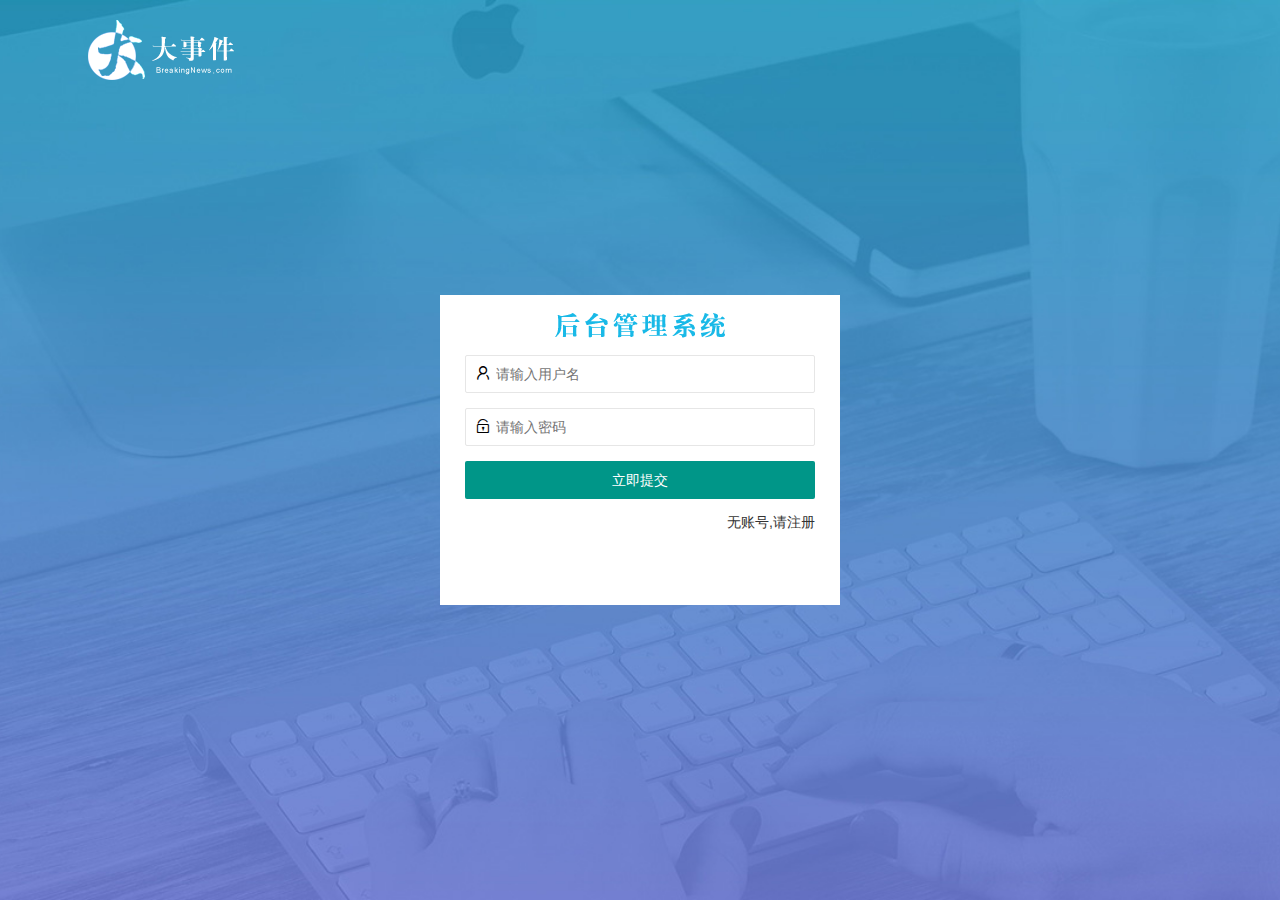
<file: index.html>
<script>
    //判断是否有token值,没有则返回登录页面
    if (localStorage.getItem('token') === null) {
        //返回到登录页面
        location.href = "/login.html";
    }

</script>



<!DOCTYPE html>
<html lang="en">

<head>
    <meta charset="UTF-8">
    <meta name="viewport" content="width=device-width, initial-scale=1.0">
    <title>mly</title>
    <link rel="stylesheet" href="/assets/lib/layui/css/layui.css">
    <link rel="stylesheet" href="/assets/css/index.css">
    <script src="/assets/lib/jquery.js"></script>
    <script src="/assets/js/index.js"></script>
</head>

<body class="layui-layout-body">
    <div class="layui-layout layui-layout-admin">
        <div class="layui-header">
            <div class="layui-logo">
                <img src="/assets/images/logo.png" alt="">
            </div>
            <!-- 头部区域（可配合layui已有的水平导航） -->

            <ul class="layui-nav layui-layout-right">
                <li class="layui-nav-item">
                    <a href="javascript:;">
                        <span class="userPhoto">M</span>
                        <img src="http://t.cn/RCzsdCq" class="layui-nav-img">
                        个人中心
                    </a>
                    <dl class="layui-nav-child">
                        <dd><a href="">基本资料</a></dd>
                        <dd><a href="">更换头像</a></dd>
                        <dd><a href="">重置密码</a></dd>
                    </dl>
                </li>
                <li class="layui-nav-item"><a href="javascript:;" id="log_out"><i
                            class="layui-icon layui-icon-logout"></i>退出</a>
                </li>
            </ul>
        </div>

        <div class="layui-side layui-bg-black">
            <div class="layui-side-scroll">
                <!-- 左侧导航区域（可配合layui已有的垂直导航） -->
                <div class="userItem">
                    <span class="userPhoto">M</span>
                    <img src="http://t.cn/RCzsdCq" class="layui-nav-img">
                    欢迎 &nbsp;&nbsp;<span class="userInfo">malongyang888</span>
                </div>
                <ul class="layui-nav layui-nav-tree" lay-filter="test" lay-shrink="all">
                    <li class="layui-nav-item layui-this"><a href=""><i class="layui-icon layui-icon-home"></i>首页</a>
                    </li>
                    <li class="layui-nav-item ">
                        <a class="" href="javascript:;"><i class="layui-icon layui-icon-read"></i>文章管理</a>
                        <dl class="layui-nav-child">
                            <dd><a href="javascript:;"><i class="layui-icon layui-icon-app"></i>文章类别</a></dd>
                            <dd><a href="javascript:;"><i class="layui-icon layui-icon-app"></i>文章列表</a></dd>
                            <dd><a href="javascript:;"><i class="layui-icon layui-icon-app"></i>发表文章</a></dd>
                        </dl>
                    </li>
                    <li class="layui-nav-item">
                        <a href="javascript:;"><i class="layui-icon layui-icon-user"></i>个人中心</a>
                        <dl class="layui-nav-child">
                            <dd><a href="javascript:;"><i class="layui-icon layui-icon-app"></i>基本资料</a></dd>
                            <dd><a href="javascript:;"><i class="layui-icon layui-icon-app"></i>更换头像</a></dd>
                            <dd><a href="javascript:;"><i class="layui-icon layui-icon-app"></i>重置密码</a></dd>
                        </dl>
                    </li>
                </ul>
            </div>
        </div>

        <div class="layui-body">
            <!-- 内容主体区域 -->
            <div style="padding: 15px;">内容主体区域</div>
        </div>

        <div class="layui-footer">
            <!-- 底部固定区域 -->
            © layui.com - 底部固定区域
        </div>
    </div>

    <script src="/assets/lib/layui/layui.all.js"></script>
</body>

</html>
</file>
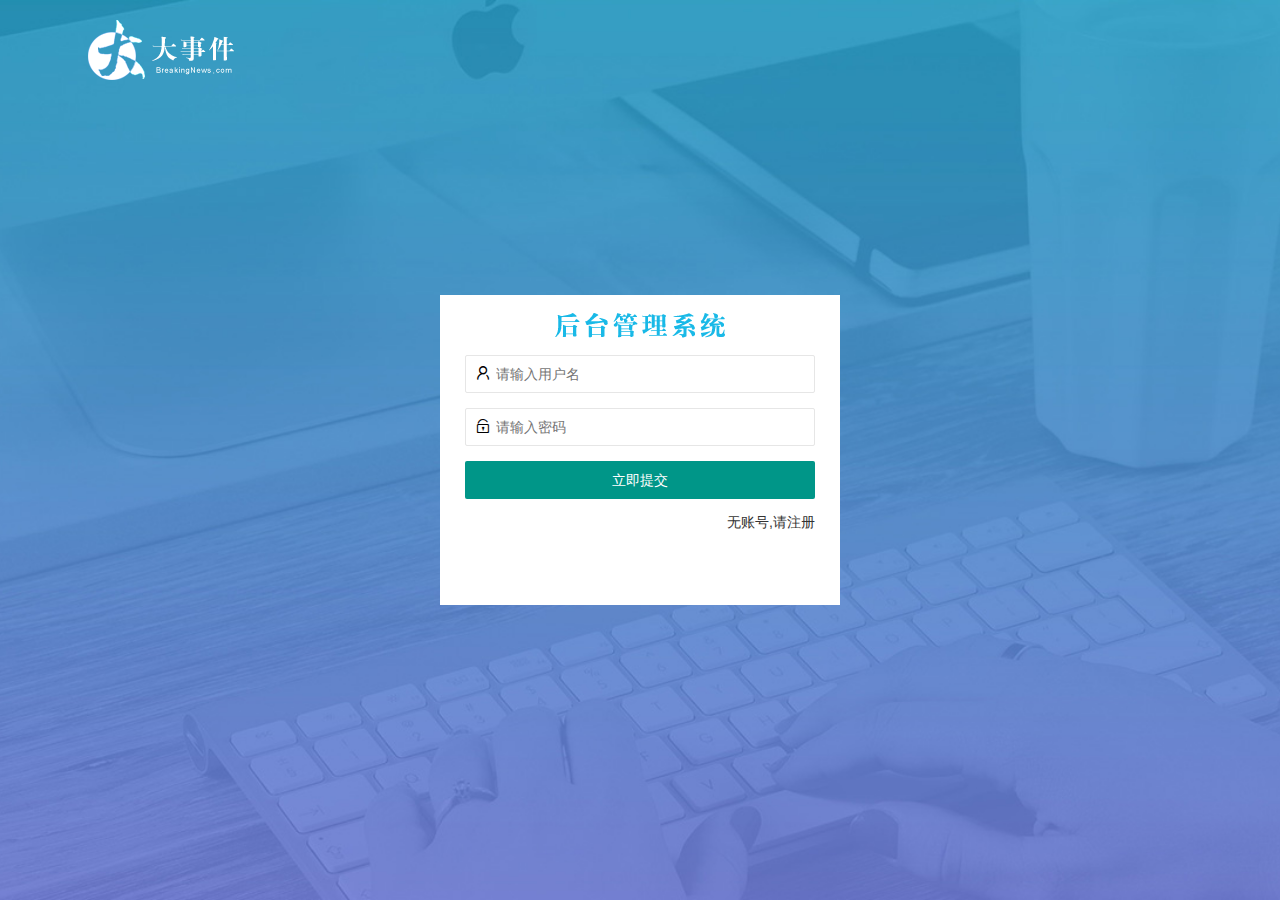
<file: login.html>
<!DOCTYPE html>
<html lang="en">

<head>
    <meta charset="UTF-8">
    <meta name="viewport" content="width=device-width, initial-scale=1.0">
    <title>Document</title>
    <link rel="stylesheet" href="/assets/lib/layui/css/layui.css">
    <link rel="stylesheet" href="/assets/css/login.css">
    <script src="/assets/lib/jquery.js"></script>
    <script src="/assets/lib/layui/layui.all.js"></script>
    <script src="/assets/js/login.js"></script>
</head>

<body>
    <!-- logo -->
    <div id="logo"></div>
    <!-- 登录和注册 -->
    <div id="login">
        <div class="title"></div>
        <form class="layui-form" action="">
            <div class="layui-form-item">
                <i class="layui-icon layui-icon-username"></i>
                <input type="text" name="username" required lay-verify="required" placeholder="请输入用户名"
                    autocomplete="off" class="layui-input">
            </div>
            <div class="layui-form-item">
                <i class="layui-icon layui-icon-password"></i>
                <input type="password" name="password" required lay-verify="required" placeholder="请输入密码"
                    autocomplete="off" class="layui-input">
            </div>
            <div class="layui-form-item">
                <button class="layui-btn layui-btn-fluid" lay-submit lay-filter="formDemo">立即提交</button>
            </div>
            <a href="javascript:;" class="go_reg">无账号,请注册</a>

        </form>
    </div>
    <!-- 注册 -->
    <div id="register">
        <div class="title"></div>
        <form class="layui-form" action="">
            <div class="layui-form-item">
                <i class="layui-icon layui-icon-username"></i>
                <input type="text" name="username" required lay-verify="required" placeholder="请输入用户名"
                    autocomplete="off" class="layui-input">
            </div>
            <div class="layui-form-item">
                <i class="layui-icon layui-icon-password"></i>
                <input type="password" name="password" required lay-verify="required|len" placeholder="请输入密码"
                    autocomplete="off" class="layui-input">
            </div>
            <div class="layui-form-item">
                <i class="layui-icon layui-icon-password"></i>
                <input type="password" required lay-verify="required|len" placeholder="请再次确认密码" autocomplete="off"
                    class="layui-input">
            </div>
            <div class="layui-form-item">
                <button class="layui-btn layui-btn-fluid" lay-submit lay-filter="formDemo">立即提交</button>
            </div>
            <a href="javascript:;" class="go_login">有账号,去登录</a>
        </form>
    </div>

</body>

</html>
</file>
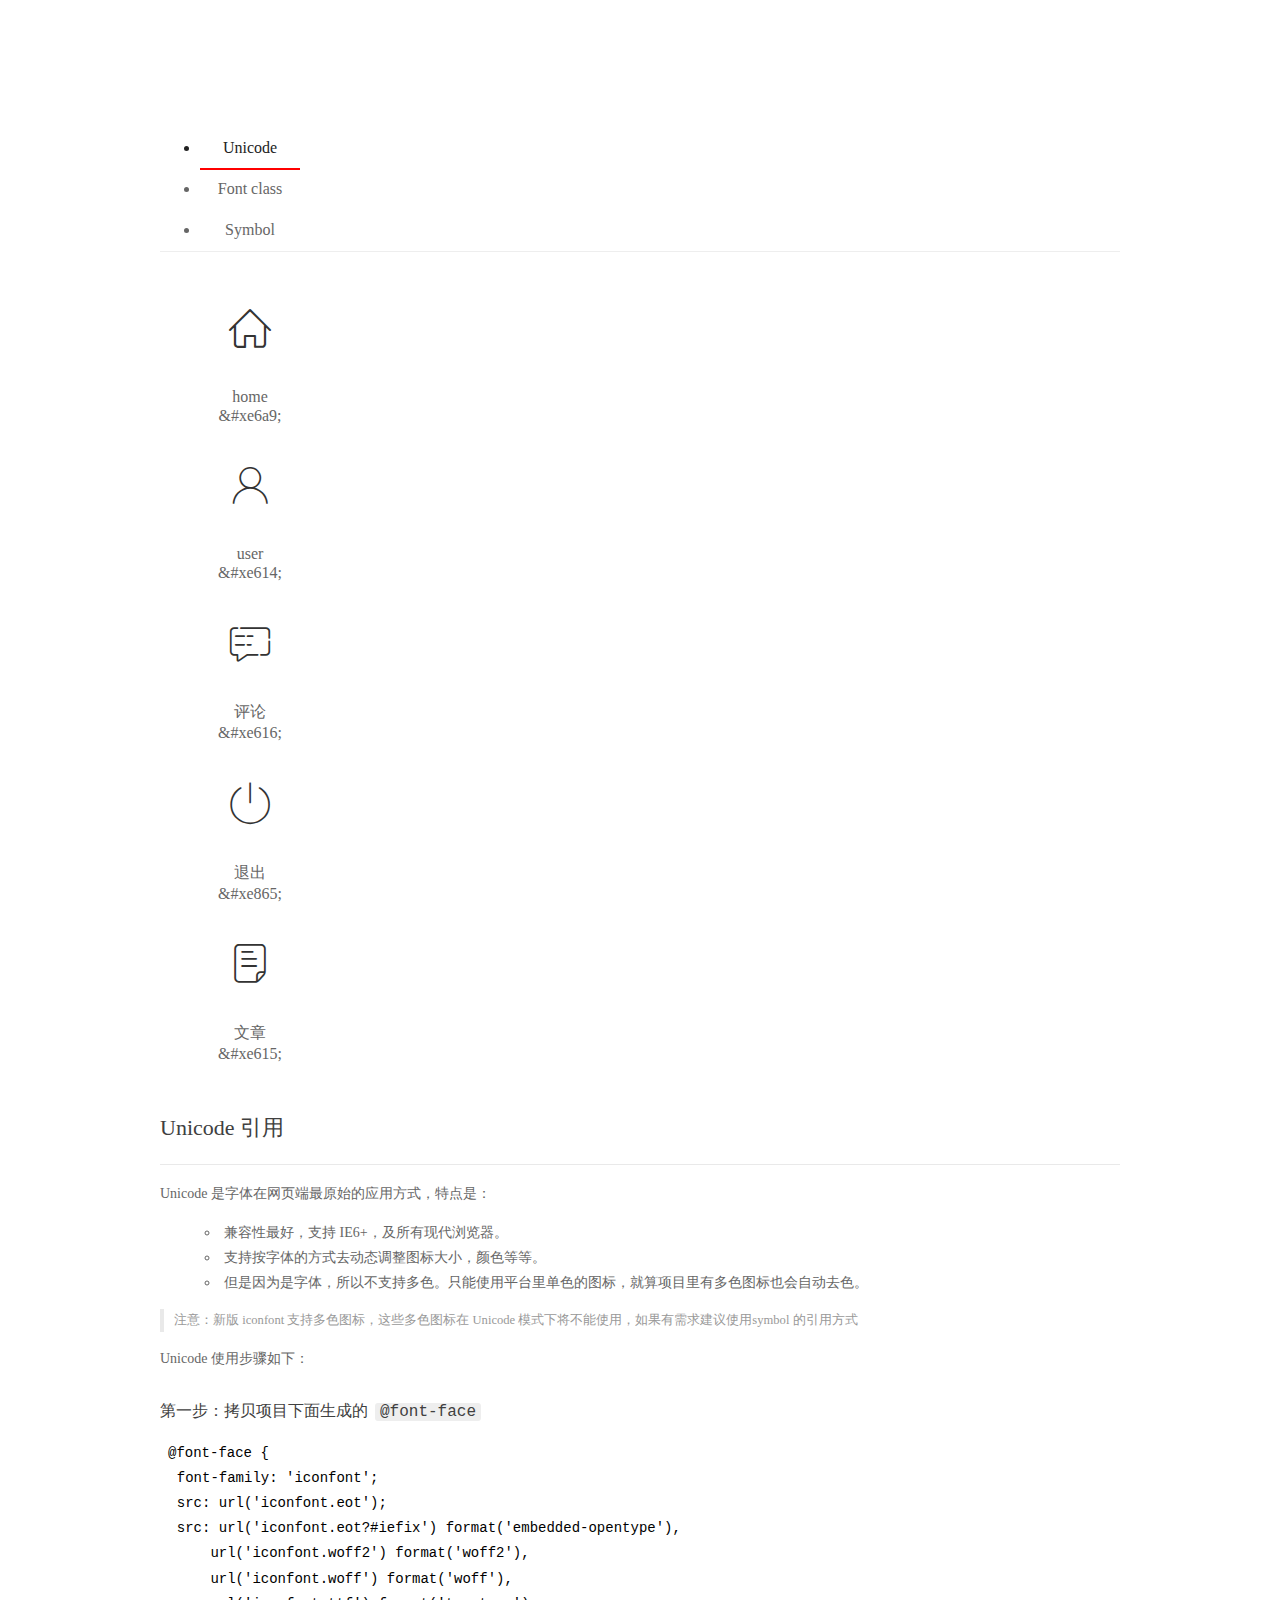
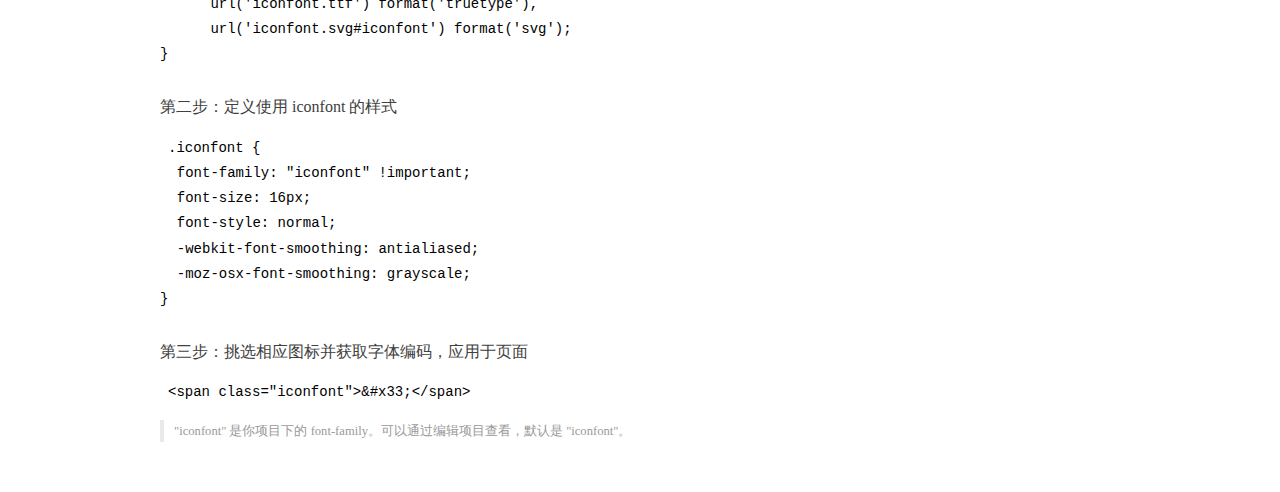
<file: assets/fonts/demo_index.html>
<!DOCTYPE html>
<html>
<head>
  <meta charset="utf-8"/>
  <title>IconFont Demo</title>
  <link rel="shortcut icon" href="https://gtms04.alicdn.com/tps/i4/TB1_oz6GVXXXXaFXpXXJDFnIXXX-64-64.ico" type="image/x-icon"/>
  <link rel="stylesheet" href="https://g.alicdn.com/thx/cube/1.3.2/cube.min.css">
  <link rel="stylesheet" href="demo.css">
  <link rel="stylesheet" href="iconfont.css">
  <script src="iconfont.js"></script>
  <!-- jQuery -->
  <script src="https://a1.alicdn.com/oss/uploads/2018/12/26/7bfddb60-08e8-11e9-9b04-53e73bb6408b.js"></script>
  <!-- 代码高亮 -->
  <script src="https://a1.alicdn.com/oss/uploads/2018/12/26/a3f714d0-08e6-11e9-8a15-ebf944d7534c.js"></script>
</head>
<body>
  <div class="main">
    <h1 class="logo"><a href="https://www.iconfont.cn/" title="iconfont 首页" target="_blank">&#xe86b;</a></h1>
    <div class="nav-tabs">
      <ul id="tabs" class="dib-box">
        <li class="dib active"><span>Unicode</span></li>
        <li class="dib"><span>Font class</span></li>
        <li class="dib"><span>Symbol</span></li>
      </ul>
      
    </div>
    <div class="tab-container">
      <div class="content unicode" style="display: block;">
          <ul class="icon_lists dib-box">
          
            <li class="dib">
              <span class="icon iconfont">&#xe6a9;</span>
                <div class="name">home</div>
                <div class="code-name">&amp;#xe6a9;</div>
              </li>
          
            <li class="dib">
              <span class="icon iconfont">&#xe614;</span>
                <div class="name">user</div>
                <div class="code-name">&amp;#xe614;</div>
              </li>
          
            <li class="dib">
              <span class="icon iconfont">&#xe616;</span>
                <div class="name">评论</div>
                <div class="code-name">&amp;#xe616;</div>
              </li>
          
            <li class="dib">
              <span class="icon iconfont">&#xe865;</span>
                <div class="name">退出</div>
                <div class="code-name">&amp;#xe865;</div>
              </li>
          
            <li class="dib">
              <span class="icon iconfont">&#xe615;</span>
                <div class="name">文章</div>
                <div class="code-name">&amp;#xe615;</div>
              </li>
          
          </ul>
          <div class="article markdown">
          <h2 id="unicode-">Unicode 引用</h2>
          <hr>

          <p>Unicode 是字体在网页端最原始的应用方式，特点是：</p>
          <ul>
            <li>兼容性最好，支持 IE6+，及所有现代浏览器。</li>
            <li>支持按字体的方式去动态调整图标大小，颜色等等。</li>
            <li>但是因为是字体，所以不支持多色。只能使用平台里单色的图标，就算项目里有多色图标也会自动去色。</li>
          </ul>
          <blockquote>
            <p>注意：新版 iconfont 支持多色图标，这些多色图标在 Unicode 模式下将不能使用，如果有需求建议使用symbol 的引用方式</p>
          </blockquote>
          <p>Unicode 使用步骤如下：</p>
          <h3 id="-font-face">第一步：拷贝项目下面生成的 <code>@font-face</code></h3>
<pre><code class="language-css"
>@font-face {
  font-family: 'iconfont';
  src: url('iconfont.eot');
  src: url('iconfont.eot?#iefix') format('embedded-opentype'),
      url('iconfont.woff2') format('woff2'),
      url('iconfont.woff') format('woff'),
      url('iconfont.ttf') format('truetype'),
      url('iconfont.svg#iconfont') format('svg');
}
</code></pre>
          <h3 id="-iconfont-">第二步：定义使用 iconfont 的样式</h3>
<pre><code class="language-css"
>.iconfont {
  font-family: "iconfont" !important;
  font-size: 16px;
  font-style: normal;
  -webkit-font-smoothing: antialiased;
  -moz-osx-font-smoothing: grayscale;
}
</code></pre>
          <h3 id="-">第三步：挑选相应图标并获取字体编码，应用于页面</h3>
<pre>
<code class="language-html"
>&lt;span class="iconfont"&gt;&amp;#x33;&lt;/span&gt;
</code></pre>
          <blockquote>
            <p>"iconfont" 是你项目下的 font-family。可以通过编辑项目查看，默认是 "iconfont"。</p>
          </blockquote>
          </div>
      </div>
      <div class="content font-class">
        <ul class="icon_lists dib-box">
          
          <li class="dib">
            <span class="icon iconfont icon-home"></span>
            <div class="name">
              home
            </div>
            <div class="code-name">.icon-home
            </div>
          </li>
          
          <li class="dib">
            <span class="icon iconfont icon-user"></span>
            <div class="name">
              user
            </div>
            <div class="code-name">.icon-user
            </div>
          </li>
          
          <li class="dib">
            <span class="icon iconfont icon-pinglun"></span>
            <div class="name">
              评论
            </div>
            <div class="code-name">.icon-pinglun
            </div>
          </li>
          
          <li class="dib">
            <span class="icon iconfont icon-tuichu"></span>
            <div class="name">
              退出
            </div>
            <div class="code-name">.icon-tuichu
            </div>
          </li>
          
          <li class="dib">
            <span class="icon iconfont icon-16"></span>
            <div class="name">
              文章
            </div>
            <div class="code-name">.icon-16
            </div>
          </li>
          
        </ul>
        <div class="article markdown">
        <h2 id="font-class-">font-class 引用</h2>
        <hr>

        <p>font-class 是 Unicode 使用方式的一种变种，主要是解决 Unicode 书写不直观，语意不明确的问题。</p>
        <p>与 Unicode 使用方式相比，具有如下特点：</p>
        <ul>
          <li>兼容性良好，支持 IE8+，及所有现代浏览器。</li>
          <li>相比于 Unicode 语意明确，书写更直观。可以很容易分辨这个 icon 是什么。</li>
          <li>因为使用 class 来定义图标，所以当要替换图标时，只需要修改 class 里面的 Unicode 引用。</li>
          <li>不过因为本质上还是使用的字体，所以多色图标还是不支持的。</li>
        </ul>
        <p>使用步骤如下：</p>
        <h3 id="-fontclass-">第一步：引入项目下面生成的 fontclass 代码：</h3>
<pre><code class="language-html">&lt;link rel="stylesheet" href="./iconfont.css"&gt;
</code></pre>
        <h3 id="-">第二步：挑选相应图标并获取类名，应用于页面：</h3>
<pre><code class="language-html">&lt;span class="iconfont icon-xxx"&gt;&lt;/span&gt;
</code></pre>
        <blockquote>
          <p>"
            iconfont" 是你项目下的 font-family。可以通过编辑项目查看，默认是 "iconfont"。</p>
        </blockquote>
      </div>
      </div>
      <div class="content symbol">
          <ul class="icon_lists dib-box">
          
            <li class="dib">
                <svg class="icon svg-icon" aria-hidden="true">
                  <use xlink:href="#icon-home"></use>
                </svg>
                <div class="name">home</div>
                <div class="code-name">#icon-home</div>
            </li>
          
            <li class="dib">
                <svg class="icon svg-icon" aria-hidden="true">
                  <use xlink:href="#icon-user"></use>
                </svg>
                <div class="name">user</div>
                <div class="code-name">#icon-user</div>
            </li>
          
            <li class="dib">
                <svg class="icon svg-icon" aria-hidden="true">
                  <use xlink:href="#icon-pinglun"></use>
                </svg>
                <div class="name">评论</div>
                <div class="code-name">#icon-pinglun</div>
            </li>
          
            <li class="dib">
                <svg class="icon svg-icon" aria-hidden="true">
                  <use xlink:href="#icon-tuichu"></use>
                </svg>
                <div class="name">退出</div>
                <div class="code-name">#icon-tuichu</div>
            </li>
          
            <li class="dib">
                <svg class="icon svg-icon" aria-hidden="true">
                  <use xlink:href="#icon-16"></use>
                </svg>
                <div class="name">文章</div>
                <div class="code-name">#icon-16</div>
            </li>
          
          </ul>
          <div class="article markdown">
          <h2 id="symbol-">Symbol 引用</h2>
          <hr>

          <p>这是一种全新的使用方式，应该说这才是未来的主流，也是平台目前推荐的用法。相关介绍可以参考这篇<a href="">文章</a>
            这种用法其实是做了一个 SVG 的集合，与另外两种相比具有如下特点：</p>
          <ul>
            <li>支持多色图标了，不再受单色限制。</li>
            <li>通过一些技巧，支持像字体那样，通过 <code>font-size</code>, <code>color</code> 来调整样式。</li>
            <li>兼容性较差，支持 IE9+，及现代浏览器。</li>
            <li>浏览器渲染 SVG 的性能一般，还不如 png。</li>
          </ul>
          <p>使用步骤如下：</p>
          <h3 id="-symbol-">第一步：引入项目下面生成的 symbol 代码：</h3>
<pre><code class="language-html">&lt;script src="./iconfont.js"&gt;&lt;/script&gt;
</code></pre>
          <h3 id="-css-">第二步：加入通用 CSS 代码（引入一次就行）：</h3>
<pre><code class="language-html">&lt;style&gt;
.icon {
  width: 1em;
  height: 1em;
  vertical-align: -0.15em;
  fill: currentColor;
  overflow: hidden;
}
&lt;/style&gt;
</code></pre>
          <h3 id="-">第三步：挑选相应图标并获取类名，应用于页面：</h3>
<pre><code class="language-html">&lt;svg class="icon" aria-hidden="true"&gt;
  &lt;use xlink:href="#icon-xxx"&gt;&lt;/use&gt;
&lt;/svg&gt;
</code></pre>
          </div>
      </div>

    </div>
  </div>
  <script>
  $(document).ready(function () {
      $('.tab-container .content:first').show()

      $('#tabs li').click(function (e) {
        var tabContent = $('.tab-container .content')
        var index = $(this).index()

        if ($(this).hasClass('active')) {
          return
        } else {
          $('#tabs li').removeClass('active')
          $(this).addClass('active')

          tabContent.hide().eq(index).fadeIn()
        }
      })
    })
  </script>
</body>
</html>
</file>
<file: assets/lib/layui/css/layui.css>
/** layui-v2.5.6 MIT License By https://www.layui.com */
 .layui-inline,img{display:inline-block;vertical-align:middle}h1,h2,h3,h4,h5,h6{font-weight:400}.layui-edge,.layui-header,.layui-inline,.layui-main{position:relative}.layui-body,.layui-edge,.layui-elip{overflow:hidden}.layui-btn,.layui-edge,.layui-inline,img{vertical-align:middle}.layui-btn,.layui-disabled,.layui-icon,.layui-unselect{-moz-user-select:none;-webkit-user-select:none;-ms-user-select:none}.layui-elip,.layui-form-checkbox span,.layui-form-pane .layui-form-label{text-overflow:ellipsis;white-space:nowrap}.layui-breadcrumb,.layui-tree-btnGroup{visibility:hidden}blockquote,body,button,dd,div,dl,dt,form,h1,h2,h3,h4,h5,h6,input,li,ol,p,pre,td,textarea,th,ul{margin:0;padding:0;-webkit-tap-highlight-color:rgba(0,0,0,0)}a:active,a:hover{outline:0}img{border:none}li{list-style:none}table{border-collapse:collapse;border-spacing:0}h4,h5,h6{font-size:100%}button,input,optgroup,option,select,textarea{font-family:inherit;font-size:inherit;font-style:inherit;font-weight:inherit;outline:0}pre{white-space:pre-wrap;white-space:-moz-pre-wrap;white-space:-pre-wrap;white-space:-o-pre-wrap;word-wrap:break-word}body{line-height:24px;font:14px Helvetica Neue,Helvetica,PingFang SC,Tahoma,Arial,sans-serif}hr{height:1px;margin:10px 0;border:0;clear:both}a{color:#333;text-decoration:none}a:hover{color:#777}a cite{font-style:normal;*cursor:pointer}.layui-border-box,.layui-border-box *{box-sizing:border-box}.layui-box,.layui-box *{box-sizing:content-box}.layui-clear{clear:both;*zoom:1}.layui-clear:after{content:'\20';clear:both;*zoom:1;display:block;height:0}.layui-inline{*display:inline;*zoom:1}.layui-edge{display:inline-block;width:0;height:0;border-width:6px;border-style:dashed;border-color:transparent}.layui-edge-top{top:-4px;border-bottom-color:#999;border-bottom-style:solid}.layui-edge-right{border-left-color:#999;border-left-style:solid}.layui-edge-bottom{top:2px;border-top-color:#999;border-top-style:solid}.layui-edge-left{border-right-color:#999;border-right-style:solid}.layui-disabled,.layui-disabled:hover{color:#d2d2d2!important;cursor:not-allowed!important}.layui-circle{border-radius:100%}.layui-show{display:block!important}.layui-hide{display:none!important}@font-face{font-family:layui-icon;src:url(../font/iconfont.eot?v=256);src:url(../font/iconfont.eot?v=256#iefix) format('embedded-opentype'),url(../font/iconfont.woff2?v=256) format('woff2'),url(../font/iconfont.woff?v=256) format('woff'),url(../font/iconfont.ttf?v=256) format('truetype'),url(../font/iconfont.svg?v=256#layui-icon) format('svg')}.layui-icon{font-family:layui-icon!important;font-size:16px;font-style:normal;-webkit-font-smoothing:antialiased;-moz-osx-font-smoothing:grayscale}.layui-icon-reply-fill:before{content:"\e611"}.layui-icon-set-fill:before{content:"\e614"}.layui-icon-menu-fill:before{content:"\e60f"}.layui-icon-search:before{content:"\e615"}.layui-icon-share:before{content:"\e641"}.layui-icon-set-sm:before{content:"\e620"}.layui-icon-engine:before{content:"\e628"}.layui-icon-close:before{content:"\1006"}.layui-icon-close-fill:before{content:"\1007"}.layui-icon-chart-screen:before{content:"\e629"}.layui-icon-star:before{content:"\e600"}.layui-icon-circle-dot:before{content:"\e617"}.layui-icon-chat:before{content:"\e606"}.layui-icon-release:before{content:"\e609"}.layui-icon-list:before{content:"\e60a"}.layui-icon-chart:before{content:"\e62c"}.layui-icon-ok-circle:before{content:"\1005"}.layui-icon-layim-theme:before{content:"\e61b"}.layui-icon-table:before{content:"\e62d"}.layui-icon-right:before{content:"\e602"}.layui-icon-left:before{content:"\e603"}.layui-icon-cart-simple:before{content:"\e698"}.layui-icon-face-cry:before{content:"\e69c"}.layui-icon-face-smile:before{content:"\e6af"}.layui-icon-survey:before{content:"\e6b2"}.layui-icon-tree:before{content:"\e62e"}.layui-icon-ie:before{content:"\e7bb"}.layui-icon-upload-circle:before{content:"\e62f"}.layui-icon-add-circle:before{content:"\e61f"}.layui-icon-download-circle:before{content:"\e601"}.layui-icon-templeate-1:before{content:"\e630"}.layui-icon-util:before{content:"\e631"}.layui-icon-face-surprised:before{content:"\e664"}.layui-icon-edit:before{content:"\e642"}.layui-icon-speaker:before{content:"\e645"}.layui-icon-down:before{content:"\e61a"}.layui-icon-file:before{content:"\e621"}.layui-icon-layouts:before{content:"\e632"}.layui-icon-rate-half:before{content:"\e6c9"}.layui-icon-add-circle-fine:before{content:"\e608"}.layui-icon-prev-circle:before{content:"\e633"}.layui-icon-read:before{content:"\e705"}.layui-icon-404:before{content:"\e61c"}.layui-icon-carousel:before{content:"\e634"}.layui-icon-help:before{content:"\e607"}.layui-icon-code-circle:before{content:"\e635"}.layui-icon-windows:before{content:"\e67f"}.layui-icon-water:before{content:"\e636"}.layui-icon-username:before{content:"\e66f"}.layui-icon-find-fill:before{content:"\e670"}.layui-icon-about:before{content:"\e60b"}.layui-icon-location:before{content:"\e715"}.layui-icon-up:before{content:"\e619"}.layui-icon-pause:before{content:"\e651"}.layui-icon-date:before{content:"\e637"}.layui-icon-layim-uploadfile:before{content:"\e61d"}.layui-icon-delete:before{content:"\e640"}.layui-icon-play:before{content:"\e652"}.layui-icon-top:before{content:"\e604"}.layui-icon-firefox:before{content:"\e686"}.layui-icon-friends:before{content:"\e612"}.layui-icon-refresh-3:before{content:"\e9aa"}.layui-icon-ok:before{content:"\e605"}.layui-icon-layer:before{content:"\e638"}.layui-icon-face-smile-fine:before{content:"\e60c"}.layui-icon-dollar:before{content:"\e659"}.layui-icon-group:before{content:"\e613"}.layui-icon-layim-download:before{content:"\e61e"}.layui-icon-picture-fine:before{content:"\e60d"}.layui-icon-link:before{content:"\e64c"}.layui-icon-diamond:before{content:"\e735"}.layui-icon-log:before{content:"\e60e"}.layui-icon-key:before{content:"\e683"}.layui-icon-rate-solid:before{content:"\e67a"}.layui-icon-fonts-del:before{content:"\e64f"}.layui-icon-unlink:before{content:"\e64d"}.layui-icon-fonts-clear:before{content:"\e639"}.layui-icon-triangle-r:before{content:"\e623"}.layui-icon-circle:before{content:"\e63f"}.layui-icon-radio:before{content:"\e643"}.layui-icon-align-center:before{content:"\e647"}.layui-icon-align-right:before{content:"\e648"}.layui-icon-align-left:before{content:"\e649"}.layui-icon-loading-1:before{content:"\e63e"}.layui-icon-return:before{content:"\e65c"}.layui-icon-fonts-strong:before{content:"\e62b"}.layui-icon-upload:before{content:"\e67c"}.layui-icon-dialogue:before{content:"\e63a"}.layui-icon-video:before{content:"\e6ed"}.layui-icon-headset:before{content:"\e6fc"}.layui-icon-cellphone-fine:before{content:"\e63b"}.layui-icon-add-1:before{content:"\e654"}.layui-icon-face-smile-b:before{content:"\e650"}.layui-icon-fonts-html:before{content:"\e64b"}.layui-icon-screen-full:before{content:"\e622"}.layui-icon-form:before{content:"\e63c"}.layui-icon-cart:before{content:"\e657"}.layui-icon-camera-fill:before{content:"\e65d"}.layui-icon-tabs:before{content:"\e62a"}.layui-icon-heart-fill:before{content:"\e68f"}.layui-icon-fonts-code:before{content:"\e64e"}.layui-icon-ios:before{content:"\e680"}.layui-icon-at:before{content:"\e687"}.layui-icon-fire:before{content:"\e756"}.layui-icon-set:before{content:"\e716"}.layui-icon-fonts-u:before{content:"\e646"}.layui-icon-triangle-d:before{content:"\e625"}.layui-icon-tips:before{content:"\e702"}.layui-icon-picture:before{content:"\e64a"}.layui-icon-more-vertical:before{content:"\e671"}.layui-icon-bluetooth:before{content:"\e689"}.layui-icon-flag:before{content:"\e66c"}.layui-icon-loading:before{content:"\e63d"}.layui-icon-fonts-i:before{content:"\e644"}.layui-icon-refresh-1:before{content:"\e666"}.layui-icon-rmb:before{content:"\e65e"}.layui-icon-addition:before{content:"\e624"}.layui-icon-home:before{content:"\e68e"}.layui-icon-time:before{content:"\e68d"}.layui-icon-user:before{content:"\e770"}.layui-icon-notice:before{content:"\e667"}.layui-icon-chrome:before{content:"\e68a"}.layui-icon-edge:before{content:"\e68b"}.layui-icon-login-weibo:before{content:"\e675"}.layui-icon-voice:before{content:"\e688"}.layui-icon-upload-drag:before{content:"\e681"}.layui-icon-login-qq:before{content:"\e676"}.layui-icon-snowflake:before{content:"\e6b1"}.layui-icon-heart:before{content:"\e68c"}.layui-icon-logout:before{content:"\e682"}.layui-icon-file-b:before{content:"\e655"}.layui-icon-template:before{content:"\e663"}.layui-icon-transfer:before{content:"\e691"}.layui-icon-auz:before{content:"\e672"}.layui-icon-console:before{content:"\e665"}.layui-icon-app:before{content:"\e653"}.layui-icon-prev:before{content:"\e65a"}.layui-icon-website:before{content:"\e7ae"}.layui-icon-next:before{content:"\e65b"}.layui-icon-component:before{content:"\e857"}.layui-icon-android:before{content:"\e684"}.layui-icon-more:before{content:"\e65f"}.layui-icon-login-wechat:before{content:"\e677"}.layui-icon-shrink-right:before{content:"\e668"}.layui-icon-spread-left:before{content:"\e66b"}.layui-icon-camera:before{content:"\e660"}.layui-icon-note:before{content:"\e66e"}.layui-icon-refresh:before{content:"\e669"}.layui-icon-female:before{content:"\e661"}.layui-icon-male:before{content:"\e662"}.layui-icon-screen-restore:before{content:"\e758"}.layui-icon-password:before{content:"\e673"}.layui-icon-senior:before{content:"\e674"}.layui-icon-theme:before{content:"\e66a"}.layui-icon-tread:before{content:"\e6c5"}.layui-icon-praise:before{content:"\e6c6"}.layui-icon-star-fill:before{content:"\e658"}.layui-icon-rate:before{content:"\e67b"}.layui-icon-template-1:before{content:"\e656"}.layui-icon-vercode:before{content:"\e679"}.layui-icon-service:before{content:"\e626"}.layui-icon-cellphone:before{content:"\e678"}.layui-icon-print:before{content:"\e66d"}.layui-icon-cols:before{content:"\e610"}.layui-icon-wifi:before{content:"\e7e0"}.layui-icon-export:before{content:"\e67d"}.layui-icon-rss:before{content:"\e808"}.layui-icon-slider:before{content:"\e714"}.layui-icon-email:before{content:"\e618"}.layui-icon-subtraction:before{content:"\e67e"}.layui-icon-mike:before{content:"\e6dc"}.layui-icon-light:before{content:"\e748"}.layui-icon-gift:before{content:"\e627"}.layui-icon-mute:before{content:"\e685"}.layui-icon-reduce-circle:before{content:"\e616"}.layui-icon-music:before{content:"\e690"}.layui-main{width:1140px;margin:0 auto}.layui-header{z-index:1000;height:60px}.layui-header a:hover{transition:all .5s;-webkit-transition:all .5s}.layui-side{position:fixed;left:0;top:0;bottom:0;z-index:999;width:200px;overflow-x:hidden}.layui-side-scroll{position:relative;width:220px;height:100%;overflow-x:hidden}.layui-body{position:absolute;left:200px;right:0;top:0;bottom:0;z-index:998;width:auto;overflow-y:auto;box-sizing:border-box}.layui-layout-body{overflow:hidden}.layui-layout-admin .layui-header{background-color:#23262E}.layui-layout-admin .layui-side{top:60px;width:200px;overflow-x:hidden}.layui-layout-admin .layui-body{position:fixed;top:60px;bottom:44px}.layui-layout-admin .layui-main{width:auto;margin:0 15px}.layui-layout-admin .layui-footer{position:fixed;left:200px;right:0;bottom:0;height:44px;line-height:44px;padding:0 15px;background-color:#eee}.layui-layout-admin .layui-logo{position:absolute;left:0;top:0;width:200px;height:100%;line-height:60px;text-align:center;color:#009688;font-size:16px}.layui-layout-admin .layui-header .layui-nav{background:0 0}.layui-layout-left{position:absolute!important;left:200px;top:0}.layui-layout-right{position:absolute!important;right:0;top:0}.layui-container{position:relative;margin:0 auto;padding:0 15px;box-sizing:border-box}.layui-fluid{position:relative;margin:0 auto;padding:0 15px}.layui-row:after,.layui-row:before{content:'';display:block;clear:both}.layui-col-lg1,.layui-col-lg10,.layui-col-lg11,.layui-col-lg12,.layui-col-lg2,.layui-col-lg3,.layui-col-lg4,.layui-col-lg5,.layui-col-lg6,.layui-col-lg7,.layui-col-lg8,.layui-col-lg9,.layui-col-md1,.layui-col-md10,.layui-col-md11,.layui-col-md12,.layui-col-md2,.layui-col-md3,.layui-col-md4,.layui-col-md5,.layui-col-md6,.layui-col-md7,.layui-col-md8,.layui-col-md9,.layui-col-sm1,.layui-col-sm10,.layui-col-sm11,.layui-col-sm12,.layui-col-sm2,.layui-col-sm3,.layui-col-sm4,.layui-col-sm5,.layui-col-sm6,.layui-col-sm7,.layui-col-sm8,.layui-col-sm9,.layui-col-xs1,.layui-col-xs10,.layui-col-xs11,.layui-col-xs12,.layui-col-xs2,.layui-col-xs3,.layui-col-xs4,.layui-col-xs5,.layui-col-xs6,.layui-col-xs7,.layui-col-xs8,.layui-col-xs9{position:relative;display:block;box-sizing:border-box}.layui-col-xs1,.layui-col-xs10,.layui-col-xs11,.layui-col-xs12,.layui-col-xs2,.layui-col-xs3,.layui-col-xs4,.layui-col-xs5,.layui-col-xs6,.layui-col-xs7,.layui-col-xs8,.layui-col-xs9{float:left}.layui-col-xs1{width:8.33333333%}.layui-col-xs2{width:16.66666667%}.layui-col-xs3{width:25%}.layui-col-xs4{width:33.33333333%}.layui-col-xs5{width:41.66666667%}.layui-col-xs6{width:50%}.layui-col-xs7{width:58.33333333%}.layui-col-xs8{width:66.66666667%}.layui-col-xs9{width:75%}.layui-col-xs10{width:83.33333333%}.layui-col-xs11{width:91.66666667%}.layui-col-xs12{width:100%}.layui-col-xs-offset1{margin-left:8.33333333%}.layui-col-xs-offset2{margin-left:16.66666667%}.layui-col-xs-offset3{margin-left:25%}.layui-col-xs-offset4{margin-left:33.33333333%}.layui-col-xs-offset5{margin-left:41.66666667%}.layui-col-xs-offset6{margin-left:50%}.layui-col-xs-offset7{margin-left:58.33333333%}.layui-col-xs-offset8{margin-left:66.66666667%}.layui-col-xs-offset9{margin-left:75%}.layui-col-xs-offset10{margin-left:83.33333333%}.layui-col-xs-offset11{margin-left:91.66666667%}.layui-col-xs-offset12{margin-left:100%}@media screen and (max-width:768px){.layui-hide-xs{display:none!important}.layui-show-xs-block{display:block!important}.layui-show-xs-inline{display:inline!important}.layui-show-xs-inline-block{display:inline-block!important}}@media screen and (min-width:768px){.layui-container{width:750px}.layui-hide-sm{display:none!important}.layui-show-sm-block{display:block!important}.layui-show-sm-inline{display:inline!important}.layui-show-sm-inline-block{display:inline-block!important}.layui-col-sm1,.layui-col-sm10,.layui-col-sm11,.layui-col-sm12,.layui-col-sm2,.layui-col-sm3,.layui-col-sm4,.layui-col-sm5,.layui-col-sm6,.layui-col-sm7,.layui-col-sm8,.layui-col-sm9{float:left}.layui-col-sm1{width:8.33333333%}.layui-col-sm2{width:16.66666667%}.layui-col-sm3{width:25%}.layui-col-sm4{width:33.33333333%}.layui-col-sm5{width:41.66666667%}.layui-col-sm6{width:50%}.layui-col-sm7{width:58.33333333%}.layui-col-sm8{width:66.66666667%}.layui-col-sm9{width:75%}.layui-col-sm10{width:83.33333333%}.layui-col-sm11{width:91.66666667%}.layui-col-sm12{width:100%}.layui-col-sm-offset1{margin-left:8.33333333%}.layui-col-sm-offset2{margin-left:16.66666667%}.layui-col-sm-offset3{margin-left:25%}.layui-col-sm-offset4{margin-left:33.33333333%}.layui-col-sm-offset5{margin-left:41.66666667%}.layui-col-sm-offset6{margin-left:50%}.layui-col-sm-offset7{margin-left:58.33333333%}.layui-col-sm-offset8{margin-left:66.66666667%}.layui-col-sm-offset9{margin-left:75%}.layui-col-sm-offset10{margin-left:83.33333333%}.layui-col-sm-offset11{margin-left:91.66666667%}.layui-col-sm-offset12{margin-left:100%}}@media screen and (min-width:992px){.layui-container{width:970px}.layui-hide-md{display:none!important}.layui-show-md-block{display:block!important}.layui-show-md-inline{display:inline!important}.layui-show-md-inline-block{display:inline-block!important}.layui-col-md1,.layui-col-md10,.layui-col-md11,.layui-col-md12,.layui-col-md2,.layui-col-md3,.layui-col-md4,.layui-col-md5,.layui-col-md6,.layui-col-md7,.layui-col-md8,.layui-col-md9{float:left}.layui-col-md1{width:8.33333333%}.layui-col-md2{width:16.66666667%}.layui-col-md3{width:25%}.layui-col-md4{width:33.33333333%}.layui-col-md5{width:41.66666667%}.layui-col-md6{width:50%}.layui-col-md7{width:58.33333333%}.layui-col-md8{width:66.66666667%}.layui-col-md9{width:75%}.layui-col-md10{width:83.33333333%}.layui-col-md11{width:91.66666667%}.layui-col-md12{width:100%}.layui-col-md-offset1{margin-left:8.33333333%}.layui-col-md-offset2{margin-left:16.66666667%}.layui-col-md-offset3{margin-left:25%}.layui-col-md-offset4{margin-left:33.33333333%}.layui-col-md-offset5{margin-left:41.66666667%}.layui-col-md-offset6{margin-left:50%}.layui-col-md-offset7{margin-left:58.33333333%}.layui-col-md-offset8{margin-left:66.66666667%}.layui-col-md-offset9{margin-left:75%}.layui-col-md-offset10{margin-left:83.33333333%}.layui-col-md-offset11{margin-left:91.66666667%}.layui-col-md-offset12{margin-left:100%}}@media screen and (min-width:1200px){.layui-container{width:1170px}.layui-hide-lg{display:none!important}.layui-show-lg-block{display:block!important}.layui-show-lg-inline{display:inline!important}.layui-show-lg-inline-block{display:inline-block!important}.layui-col-lg1,.layui-col-lg10,.layui-col-lg11,.layui-col-lg12,.layui-col-lg2,.layui-col-lg3,.layui-col-lg4,.layui-col-lg5,.layui-col-lg6,.layui-col-lg7,.layui-col-lg8,.layui-col-lg9{float:left}.layui-col-lg1{width:8.33333333%}.layui-col-lg2{width:16.66666667%}.layui-col-lg3{width:25%}.layui-col-lg4{width:33.33333333%}.layui-col-lg5{width:41.66666667%}.layui-col-lg6{width:50%}.layui-col-lg7{width:58.33333333%}.layui-col-lg8{width:66.66666667%}.layui-col-lg9{width:75%}.layui-col-lg10{width:83.33333333%}.layui-col-lg11{width:91.66666667%}.layui-col-lg12{width:100%}.layui-col-lg-offset1{margin-left:8.33333333%}.layui-col-lg-offset2{margin-left:16.66666667%}.layui-col-lg-offset3{margin-left:25%}.layui-col-lg-offset4{margin-left:33.33333333%}.layui-col-lg-offset5{margin-left:41.66666667%}.layui-col-lg-offset6{margin-left:50%}.layui-col-lg-offset7{margin-left:58.33333333%}.layui-col-lg-offset8{margin-left:66.66666667%}.layui-col-lg-offset9{margin-left:75%}.layui-col-lg-offset10{margin-left:83.33333333%}.layui-col-lg-offset11{margin-left:91.66666667%}.layui-col-lg-offset12{margin-left:100%}}.layui-col-space1{margin:-.5px}.layui-col-space1>*{padding:.5px}.layui-col-space2{margin:-1px}.layui-col-space2>*{padding:1px}.layui-col-space4{margin:-2px}.layui-col-space4>*{padding:2px}.layui-col-space5{margin:-2.5px}.layui-col-space5>*{padding:2.5px}.layui-col-space6{margin:-3px}.layui-col-space6>*{padding:3px}.layui-col-space8{margin:-4px}.layui-col-space8>*{padding:4px}.layui-col-space10{margin:-5px}.layui-col-space10>*{padding:5px}.layui-col-space12{margin:-6px}.layui-col-space12>*{padding:6px}.layui-col-space14{margin:-7px}.layui-col-space14>*{padding:7px}.layui-col-space15{margin:-7.5px}.layui-col-space15>*{padding:7.5px}.layui-col-space16{margin:-8px}.layui-col-space16>*{padding:8px}.layui-col-space18{margin:-9px}.layui-col-space18>*{padding:9px}.layui-col-space20{margin:-10px}.layui-col-space20>*{padding:10px}.layui-col-space22{margin:-11px}.layui-col-space22>*{padding:11px}.layui-col-space24{margin:-12px}.layui-col-space24>*{padding:12px}.layui-col-space25{margin:-12.5px}.layui-col-space25>*{padding:12.5px}.layui-col-space26{margin:-13px}.layui-col-space26>*{padding:13px}.layui-col-space28{margin:-14px}.layui-col-space28>*{padding:14px}.layui-col-space30{margin:-15px}.layui-col-space30>*{padding:15px}.layui-btn,.layui-input,.layui-select,.layui-textarea,.layui-upload-button{outline:0;-webkit-appearance:none;transition:all .3s;-webkit-transition:all .3s;box-sizing:border-box}.layui-elem-quote{margin-bottom:10px;padding:15px;line-height:22px;border-left:5px solid #009688;border-radius:0 2px 2px 0;background-color:#f2f2f2}.layui-quote-nm{border-style:solid;border-width:1px 1px 1px 5px;background:0 0}.layui-elem-field{margin-bottom:10px;padding:0;border-width:1px;border-style:solid}.layui-elem-field legend{margin-left:20px;padding:0 10px;font-size:20px;font-weight:300}.layui-field-title{margin:10px 0 20px;border-width:1px 0 0}.layui-field-box{padding:10px 15px}.layui-field-title .layui-field-box{padding:10px 0}.layui-progress{position:relative;height:6px;border-radius:20px;background-color:#e2e2e2}.layui-progress-bar{position:absolute;left:0;top:0;width:0;max-width:100%;height:6px;border-radius:20px;text-align:right;background-color:#5FB878;transition:all .3s;-webkit-transition:all .3s}.layui-progress-big,.layui-progress-big .layui-progress-bar{height:18px;line-height:18px}.layui-progress-text{position:relative;top:-20px;line-height:18px;font-size:12px;color:#666}.layui-progress-big .layui-progress-text{position:static;padding:0 10px;color:#fff}.layui-collapse{border-width:1px;border-style:solid;border-radius:2px}.layui-colla-content,.layui-colla-item{border-top-width:1px;border-top-style:solid}.layui-colla-item:first-child{border-top:none}.layui-colla-title{position:relative;height:42px;line-height:42px;padding:0 15px 0 35px;color:#333;background-color:#f2f2f2;cursor:pointer;font-size:14px;overflow:hidden}.layui-colla-content{display:none;padding:10px 15px;line-height:22px;color:#666}.layui-colla-icon{position:absolute;left:15px;top:0;font-size:14px}.layui-card{margin-bottom:15px;border-radius:2px;background-color:#fff;box-shadow:0 1px 2px 0 rgba(0,0,0,.05)}.layui-card:last-child{margin-bottom:0}.layui-card-header{position:relative;height:42px;line-height:42px;padding:0 15px;border-bottom:1px solid #f6f6f6;color:#333;border-radius:2px 2px 0 0;font-size:14px}.layui-bg-black,.layui-bg-blue,.layui-bg-cyan,.layui-bg-green,.layui-bg-orange,.layui-bg-red{color:#fff!important}.layui-card-body{position:relative;padding:10px 15px;line-height:24px}.layui-card-body[pad15]{padding:15px}.layui-card-body[pad20]{padding:20px}.layui-card-body .layui-table{margin:5px 0}.layui-card .layui-tab{margin:0}.layui-panel-window{position:relative;padding:15px;border-radius:0;border-top:5px solid #E6E6E6;background-color:#fff}.layui-auxiliar-moving{position:fixed;left:0;right:0;top:0;bottom:0;width:100%;height:100%;background:0 0;z-index:9999999999}.layui-form-label,.layui-form-mid,.layui-form-select,.layui-input-block,.layui-input-inline,.layui-textarea{position:relative}.layui-bg-red{background-color:#FF5722!important}.layui-bg-orange{background-color:#FFB800!important}.layui-bg-green{background-color:#009688!important}.layui-bg-cyan{background-color:#2F4056!important}.layui-bg-blue{background-color:#1E9FFF!important}.layui-bg-black{background-color:#393D49!important}.layui-bg-gray{background-color:#eee!important;color:#666!important}.layui-badge-rim,.layui-colla-content,.layui-colla-item,.layui-collapse,.layui-elem-field,.layui-form-pane .layui-form-item[pane],.layui-form-pane .layui-form-label,.layui-input,.layui-layedit,.layui-layedit-tool,.layui-quote-nm,.layui-select,.layui-tab-bar,.layui-tab-card,.layui-tab-title,.layui-tab-title .layui-this:after,.layui-textarea{border-color:#e6e6e6}.layui-timeline-item:before,hr{background-color:#e6e6e6}.layui-text{line-height:22px;font-size:14px;color:#666}.layui-text h1,.layui-text h2,.layui-text h3{font-weight:500;color:#333}.layui-text h1{font-size:30px}.layui-text h2{font-size:24px}.layui-text h3{font-size:18px}.layui-text a:not(.layui-btn){color:#01AAED}.layui-text a:not(.layui-btn):hover{text-decoration:underline}.layui-text ul{padding:5px 0 5px 15px}.layui-text ul li{margin-top:5px;list-style-type:disc}.layui-text em,.layui-word-aux{color:#999!important;padding:0 5px!important}.layui-btn{display:inline-block;height:38px;line-height:38px;padding:0 18px;background-color:#009688;color:#fff;white-space:nowrap;text-align:center;font-size:14px;border:none;border-radius:2px;cursor:pointer}.layui-btn:hover{opacity:.8;filter:alpha(opacity=80);color:#fff}.layui-btn:active{opacity:1;filter:alpha(opacity=100)}.layui-btn+.layui-btn{margin-left:10px}.layui-btn-container{font-size:0}.layui-btn-container .layui-btn{margin-right:10px;margin-bottom:10px}.layui-btn-container .layui-btn+.layui-btn{margin-left:0}.layui-table .layui-btn-container .layui-btn{margin-bottom:9px}.layui-btn-radius{border-radius:100px}.layui-btn .layui-icon{margin-right:3px;font-size:18px;vertical-align:bottom;vertical-align:middle\9}.layui-btn-primary{border:1px solid #C9C9C9;background-color:#fff;color:#555}.layui-btn-primary:hover{border-color:#009688;color:#333}.layui-btn-normal{background-color:#1E9FFF}.layui-btn-warm{background-color:#FFB800}.layui-btn-danger{background-color:#FF5722}.layui-btn-checked{background-color:#5FB878}.layui-btn-disabled,.layui-btn-disabled:active,.layui-btn-disabled:hover{border:1px solid #e6e6e6;background-color:#FBFBFB;color:#C9C9C9;cursor:not-allowed;opacity:1}.layui-btn-lg{height:44px;line-height:44px;padding:0 25px;font-size:16px}.layui-btn-sm{height:30px;line-height:30px;padding:0 10px;font-size:12px}.layui-btn-sm i{font-size:16px!important}.layui-btn-xs{height:22px;line-height:22px;padding:0 5px;font-size:12px}.layui-btn-xs i{font-size:14px!important}.layui-btn-group{display:inline-block;vertical-align:middle;font-size:0}.layui-btn-group .layui-btn{margin-left:0!important;margin-right:0!important;border-left:1px solid rgba(255,255,255,.5);border-radius:0}.layui-btn-group .layui-btn-primary{border-left:none}.layui-btn-group .layui-btn-primary:hover{border-color:#C9C9C9;color:#009688}.layui-btn-group .layui-btn:first-child{border-left:none;border-radius:2px 0 0 2px}.layui-btn-group .layui-btn-primary:first-child{border-left:1px solid #c9c9c9}.layui-btn-group .layui-btn:last-child{border-radius:0 2px 2px 0}.layui-btn-group .layui-btn+.layui-btn{margin-left:0}.layui-btn-group+.layui-btn-group{margin-left:10px}.layui-btn-fluid{width:100%}.layui-input,.layui-select,.layui-textarea{height:38px;line-height:1.3;line-height:38px\9;border-width:1px;border-style:solid;background-color:#fff;border-radius:2px}.layui-input::-webkit-input-placeholder,.layui-select::-webkit-input-placeholder,.layui-textarea::-webkit-input-placeholder{line-height:1.3}.layui-input,.layui-textarea{display:block;width:100%;padding-left:10px}.layui-input:hover,.layui-textarea:hover{border-color:#D2D2D2!important}.layui-input:focus,.layui-textarea:focus{border-color:#C9C9C9!important}.layui-textarea{min-height:100px;height:auto;line-height:20px;padding:6px 10px;resize:vertical}.layui-select{padding:0 10px}.layui-form input[type=checkbox],.layui-form input[type=radio],.layui-form select{display:none}.layui-form [lay-ignore]{display:initial}.layui-form-item{margin-bottom:15px;clear:both;*zoom:1}.layui-form-item:after{content:'\20';clear:both;*zoom:1;display:block;height:0}.layui-form-label{float:left;display:block;padding:9px 15px;width:80px;font-weight:400;line-height:20px;text-align:right}.layui-form-label-col{display:block;float:none;padding:9px 0;line-height:20px;text-align:left}.layui-form-item .layui-inline{margin-bottom:5px;margin-right:10px}.layui-input-block{margin-left:110px;min-height:36px}.layui-input-inline{display:inline-block;vertical-align:middle}.layui-form-item .layui-input-inline{float:left;width:190px;margin-right:10px}.layui-form-text .layui-input-inline{width:auto}.layui-form-mid{float:left;display:block;padding:9px 0!important;line-height:20px;margin-right:10px}.layui-form-danger+.layui-form-select .layui-input,.layui-form-danger:focus{border-color:#FF5722!important}.layui-form-select .layui-input{padding-right:30px;cursor:pointer}.layui-form-select .layui-edge{position:absolute;right:10px;top:50%;margin-top:-3px;cursor:pointer;border-width:6px;border-top-color:#c2c2c2;border-top-style:solid;transition:all .3s;-webkit-transition:all .3s}.layui-form-select dl{display:none;position:absolute;left:0;top:42px;padding:5px 0;z-index:899;min-width:100%;border:1px solid #d2d2d2;max-height:300px;overflow-y:auto;background-color:#fff;border-radius:2px;box-shadow:0 2px 4px rgba(0,0,0,.12);box-sizing:border-box}.layui-form-select dl dd,.layui-form-select dl dt{padding:0 10px;line-height:36px;white-space:nowrap;overflow:hidden;text-overflow:ellipsis}.layui-form-select dl dt{font-size:12px;color:#999}.layui-form-select dl dd{cursor:pointer}.layui-form-select dl dd:hover{background-color:#f2f2f2;-webkit-transition:.5s all;transition:.5s all}.layui-form-select .layui-select-group dd{padding-left:20px}.layui-form-select dl dd.layui-select-tips{padding-left:10px!important;color:#999}.layui-form-select dl dd.layui-this{background-color:#5FB878;color:#fff}.layui-form-checkbox,.layui-form-select dl dd.layui-disabled{background-color:#fff}.layui-form-selected dl{display:block}.layui-form-checkbox,.layui-form-checkbox *,.layui-form-switch{display:inline-block;vertical-align:middle}.layui-form-selected .layui-edge{margin-top:-9px;-webkit-transform:rotate(180deg);transform:rotate(180deg);margin-top:-3px\9}:root .layui-form-selected .layui-edge{margin-top:-9px\0/IE9}.layui-form-selectup dl{top:auto;bottom:42px}.layui-select-none{margin:5px 0;text-align:center;color:#999}.layui-select-disabled .layui-disabled{border-color:#eee!important}.layui-select-disabled .layui-edge{border-top-color:#d2d2d2}.layui-form-checkbox{position:relative;height:30px;line-height:30px;margin-right:10px;padding-right:30px;cursor:pointer;font-size:0;-webkit-transition:.1s linear;transition:.1s linear;box-sizing:border-box}.layui-form-checkbox span{padding:0 10px;height:100%;font-size:14px;border-radius:2px 0 0 2px;background-color:#d2d2d2;color:#fff;overflow:hidden}.layui-form-checkbox:hover span{background-color:#c2c2c2}.layui-form-checkbox i{position:absolute;right:0;top:0;width:30px;height:28px;border:1px solid #d2d2d2;border-left:none;border-radius:0 2px 2px 0;color:#fff;font-size:20px;text-align:center}.layui-form-checkbox:hover i{border-color:#c2c2c2;color:#c2c2c2}.layui-form-checked,.layui-form-checked:hover{border-color:#5FB878}.layui-form-checked span,.layui-form-checked:hover span{background-color:#5FB878}.layui-form-checked i,.layui-form-checked:hover i{color:#5FB878}.layui-form-item .layui-form-checkbox{margin-top:4px}.layui-form-checkbox[lay-skin=primary]{height:auto!important;line-height:normal!important;min-width:18px;min-height:18px;border:none!important;margin-right:0;padding-left:28px;padding-right:0;background:0 0}.layui-form-checkbox[lay-skin=primary] span{padding-left:0;padding-right:15px;line-height:18px;background:0 0;color:#666}.layui-form-checkbox[lay-skin=primary] i{right:auto;left:0;width:16px;height:16px;line-height:16px;border:1px solid #d2d2d2;font-size:12px;border-radius:2px;background-color:#fff;-webkit-transition:.1s linear;transition:.1s linear}.layui-form-checkbox[lay-skin=primary]:hover i{border-color:#5FB878;color:#fff}.layui-form-checked[lay-skin=primary] i{border-color:#5FB878!important;background-color:#5FB878;color:#fff}.layui-checkbox-disbaled[lay-skin=primary] span{background:0 0!important;color:#c2c2c2}.layui-checkbox-disbaled[lay-skin=primary]:hover i{border-color:#d2d2d2}.layui-form-item .layui-form-checkbox[lay-skin=primary]{margin-top:10px}.layui-form-switch{position:relative;height:22px;line-height:22px;min-width:35px;padding:0 5px;margin-top:8px;border:1px solid #d2d2d2;border-radius:20px;cursor:pointer;background-color:#fff;-webkit-transition:.1s linear;transition:.1s linear}.layui-form-switch i{position:absolute;left:5px;top:3px;width:16px;height:16px;border-radius:20px;background-color:#d2d2d2;-webkit-transition:.1s linear;transition:.1s linear}.layui-form-switch em{position:relative;top:0;width:25px;margin-left:21px;padding:0!important;text-align:center!important;color:#999!important;font-style:normal!important;font-size:12px}.layui-form-onswitch{border-color:#5FB878;background-color:#5FB878}.layui-checkbox-disbaled,.layui-checkbox-disbaled i{border-color:#e2e2e2!important}.layui-form-onswitch i{left:100%;margin-left:-21px;background-color:#fff}.layui-form-onswitch em{margin-left:5px;margin-right:21px;color:#fff!important}.layui-checkbox-disbaled span{background-color:#e2e2e2!important}.layui-checkbox-disbaled:hover i{color:#fff!important}[lay-radio]{display:none}.layui-form-radio,.layui-form-radio *{display:inline-block;vertical-align:middle}.layui-form-radio{line-height:28px;margin:6px 10px 0 0;padding-right:10px;cursor:pointer;font-size:0}.layui-form-radio *{font-size:14px}.layui-form-radio>i{margin-right:8px;font-size:22px;color:#c2c2c2}.layui-form-radio>i:hover,.layui-form-radioed>i{color:#5FB878}.layui-radio-disbaled>i{color:#e2e2e2!important}.layui-form-pane .layui-form-label{width:110px;padding:8px 15px;height:38px;line-height:20px;border-width:1px;border-style:solid;border-radius:2px 0 0 2px;text-align:center;background-color:#FBFBFB;overflow:hidden;box-sizing:border-box}.layui-form-pane .layui-input-inline{margin-left:-1px}.layui-form-pane .layui-input-block{margin-left:110px;left:-1px}.layui-form-pane .layui-input{border-radius:0 2px 2px 0}.layui-form-pane .layui-form-text .layui-form-label{float:none;width:100%;border-radius:2px;box-sizing:border-box;text-align:left}.layui-form-pane .layui-form-text .layui-input-inline{display:block;margin:0;top:-1px;clear:both}.layui-form-pane .layui-form-text .layui-input-block{margin:0;left:0;top:-1px}.layui-form-pane .layui-form-text .layui-textarea{min-height:100px;border-radius:0 0 2px 2px}.layui-form-pane .layui-form-checkbox{margin:4px 0 4px 10px}.layui-form-pane .layui-form-radio,.layui-form-pane .layui-form-switch{margin-top:6px;margin-left:10px}.layui-form-pane .layui-form-item[pane]{position:relative;border-width:1px;border-style:solid}.layui-form-pane .layui-form-item[pane] .layui-form-label{position:absolute;left:0;top:0;height:100%;border-width:0 1px 0 0}.layui-form-pane .layui-form-item[pane] .layui-input-inline{margin-left:110px}@media screen and (max-width:450px){.layui-form-item .layui-form-label{text-overflow:ellipsis;overflow:hidden;white-space:nowrap}.layui-form-item .layui-inline{display:block;margin-right:0;margin-bottom:20px;clear:both}.layui-form-item .layui-inline:after{content:'\20';clear:both;display:block;height:0}.layui-form-item .layui-input-inline{display:block;float:none;left:-3px;width:auto;margin:0 0 10px 112px}.layui-form-item .layui-input-inline+.layui-form-mid{margin-left:110px;top:-5px;padding:0}.layui-form-item .layui-form-checkbox{margin-right:5px;margin-bottom:5px}}.layui-layedit{border-width:1px;border-style:solid;border-radius:2px}.layui-layedit-tool{padding:3px 5px;border-bottom-width:1px;border-bottom-style:solid;font-size:0}.layedit-tool-fixed{position:fixed;top:0;border-top:1px solid #e2e2e2}.layui-layedit-tool .layedit-tool-mid,.layui-layedit-tool .layui-icon{display:inline-block;vertical-align:middle;text-align:center;font-size:14px}.layui-layedit-tool .layui-icon{position:relative;width:32px;height:30px;line-height:30px;margin:3px 5px;color:#777;cursor:pointer;border-radius:2px}.layui-layedit-tool .layui-icon:hover{color:#393D49}.layui-layedit-tool .layui-icon:active{color:#000}.layui-layedit-tool .layedit-tool-active{background-color:#e2e2e2;color:#000}.layui-layedit-tool .layui-disabled,.layui-layedit-tool .layui-disabled:hover{color:#d2d2d2;cursor:not-allowed}.layui-layedit-tool .layedit-tool-mid{width:1px;height:18px;margin:0 10px;background-color:#d2d2d2}.layedit-tool-html{width:50px!important;font-size:30px!important}.layedit-tool-b,.layedit-tool-code,.layedit-tool-help{font-size:16px!important}.layedit-tool-d,.layedit-tool-face,.layedit-tool-image,.layedit-tool-unlink{font-size:18px!important}.layedit-tool-image input{position:absolute;font-size:0;left:0;top:0;width:100%;height:100%;opacity:.01;filter:Alpha(opacity=1);cursor:pointer}.layui-layedit-iframe iframe{display:block;width:100%}#LAY_layedit_code{overflow:hidden}.layui-laypage{display:inline-block;*display:inline;*zoom:1;vertical-align:middle;margin:10px 0;font-size:0}.layui-laypage>a:first-child,.layui-laypage>a:first-child em{border-radius:2px 0 0 2px}.layui-laypage>a:last-child,.layui-laypage>a:last-child em{border-radius:0 2px 2px 0}.layui-laypage>:first-child{margin-left:0!important}.layui-laypage>:last-child{margin-right:0!important}.layui-laypage a,.layui-laypage button,.layui-laypage input,.layui-laypage select,.layui-laypage span{border:1px solid #e2e2e2}.layui-laypage a,.layui-laypage span{display:inline-block;*display:inline;*zoom:1;vertical-align:middle;padding:0 15px;height:28px;line-height:28px;margin:0 -1px 5px 0;background-color:#fff;color:#333;font-size:12px}.layui-flow-more a *,.layui-laypage input,.layui-table-view select[lay-ignore]{display:inline-block}.layui-laypage a:hover{color:#009688}.layui-laypage em{font-style:normal}.layui-laypage .layui-laypage-spr{color:#999;font-weight:700}.layui-laypage a{text-decoration:none}.layui-laypage .layui-laypage-curr{position:relative}.layui-laypage .layui-laypage-curr em{position:relative;color:#fff}.layui-laypage .layui-laypage-curr .layui-laypage-em{position:absolute;left:-1px;top:-1px;padding:1px;width:100%;height:100%;background-color:#009688}.layui-laypage-em{border-radius:2px}.layui-laypage-next em,.layui-laypage-prev em{font-family:Sim sun;font-size:16px}.layui-laypage .layui-laypage-count,.layui-laypage .layui-laypage-limits,.layui-laypage .layui-laypage-refresh,.layui-laypage .layui-laypage-skip{margin-left:10px;margin-right:10px;padding:0;border:none}.layui-laypage .layui-laypage-limits,.layui-laypage .layui-laypage-refresh{vertical-align:top}.layui-laypage .layui-laypage-refresh i{font-size:18px;cursor:pointer}.layui-laypage select{height:22px;padding:3px;border-radius:2px;cursor:pointer}.layui-laypage .layui-laypage-skip{height:30px;line-height:30px;color:#999}.layui-laypage button,.layui-laypage input{height:30px;line-height:30px;border-radius:2px;vertical-align:top;background-color:#fff;box-sizing:border-box}.layui-laypage input{width:40px;margin:0 10px;padding:0 3px;text-align:center}.layui-laypage input:focus,.layui-laypage select:focus{border-color:#009688!important}.layui-laypage button{margin-left:10px;padding:0 10px;cursor:pointer}.layui-table,.layui-table-view{margin:10px 0}.layui-flow-more{margin:10px 0;text-align:center;color:#999;font-size:14px}.layui-flow-more a{height:32px;line-height:32px}.layui-flow-more a *{vertical-align:top}.layui-flow-more a cite{padding:0 20px;border-radius:3px;background-color:#eee;color:#333;font-style:normal}.layui-flow-more a cite:hover{opacity:.8}.layui-flow-more a i{font-size:30px;color:#737383}.layui-table{width:100%;background-color:#fff;color:#666}.layui-table tr{transition:all .3s;-webkit-transition:all .3s}.layui-table th{text-align:left;font-weight:400}.layui-table tbody tr:hover,.layui-table thead tr,.layui-table-click,.layui-table-header,.layui-table-hover,.layui-table-mend,.layui-table-patch,.layui-table-tool,.layui-table-total,.layui-table-total tr,.layui-table[lay-even] tr:nth-child(even){background-color:#f2f2f2}.layui-table td,.layui-table th,.layui-table-col-set,.layui-table-fixed-r,.layui-table-grid-down,.layui-table-header,.layui-table-page,.layui-table-tips-main,.layui-table-tool,.layui-table-total,.layui-table-view,.layui-table[lay-skin=line],.layui-table[lay-skin=row]{border-width:1px;border-style:solid;border-color:#e6e6e6}.layui-table td,.layui-table th{position:relative;padding:9px 15px;min-height:20px;line-height:20px;font-size:14px}.layui-table[lay-skin=line] td,.layui-table[lay-skin=line] th{border-width:0 0 1px}.layui-table[lay-skin=row] td,.layui-table[lay-skin=row] th{border-width:0 1px 0 0}.layui-table[lay-skin=nob] td,.layui-table[lay-skin=nob] th{border:none}.layui-table img{max-width:100px}.layui-table[lay-size=lg] td,.layui-table[lay-size=lg] th{padding:15px 30px}.layui-table-view .layui-table[lay-size=lg] .layui-table-cell{height:40px;line-height:40px}.layui-table[lay-size=sm] td,.layui-table[lay-size=sm] th{font-size:12px;padding:5px 10px}.layui-table-view .layui-table[lay-size=sm] .layui-table-cell{height:20px;line-height:20px}.layui-table[lay-data]{display:none}.layui-table-box{position:relative;overflow:hidden}.layui-table-view .layui-table{position:relative;width:auto;margin:0}.layui-table-view .layui-table[lay-skin=line]{border-width:0 1px 0 0}.layui-table-view .layui-table[lay-skin=row]{border-width:0 0 1px}.layui-table-view .layui-table td,.layui-table-view .layui-table th{padding:5px 0;border-top:none;border-left:none}.layui-table-view .layui-table th.layui-unselect .layui-table-cell span{cursor:pointer}.layui-table-view .layui-table td{cursor:default}.layui-table-view .layui-table td[data-edit=text]{cursor:text}.layui-table-view .layui-form-checkbox[lay-skin=primary] i{width:18px;height:18px}.layui-table-view .layui-form-radio{line-height:0;padding:0}.layui-table-view .layui-form-radio>i{margin:0;font-size:20px}.layui-table-init{position:absolute;left:0;top:0;width:100%;height:100%;text-align:center;z-index:110}.layui-table-init .layui-icon{position:absolute;left:50%;top:50%;margin:-15px 0 0 -15px;font-size:30px;color:#c2c2c2}.layui-table-header{border-width:0 0 1px;overflow:hidden}.layui-table-header .layui-table{margin-bottom:-1px}.layui-table-tool .layui-inline[lay-event]{position:relative;width:26px;height:26px;padding:5px;line-height:16px;margin-right:10px;text-align:center;color:#333;border:1px solid #ccc;cursor:pointer;-webkit-transition:.5s all;transition:.5s all}.layui-table-tool .layui-inline[lay-event]:hover{border:1px solid #999}.layui-table-tool-temp{padding-right:120px}.layui-table-tool-self{position:absolute;right:17px;top:10px}.layui-table-tool .layui-table-tool-self .layui-inline[lay-event]{margin:0 0 0 10px}.layui-table-tool-panel{position:absolute;top:29px;left:-1px;padding:5px 0;min-width:150px;min-height:40px;border:1px solid #d2d2d2;text-align:left;overflow-y:auto;background-color:#fff;box-shadow:0 2px 4px rgba(0,0,0,.12)}.layui-table-cell,.layui-table-tool-panel li{overflow:hidden;text-overflow:ellipsis;white-space:nowrap}.layui-table-tool-panel li{padding:0 10px;line-height:30px;-webkit-transition:.5s all;transition:.5s all}.layui-table-tool-panel li .layui-form-checkbox[lay-skin=primary]{width:100%;padding-left:28px}.layui-table-tool-panel li:hover{background-color:#f2f2f2}.layui-table-tool-panel li .layui-form-checkbox[lay-skin=primary] i{position:absolute;left:0;top:0}.layui-table-tool-panel li .layui-form-checkbox[lay-skin=primary] span{padding:0}.layui-table-tool .layui-table-tool-self .layui-table-tool-panel{left:auto;right:-1px}.layui-table-col-set{position:absolute;right:0;top:0;width:20px;height:100%;border-width:0 0 0 1px;background-color:#fff}.layui-table-sort{width:10px;height:20px;margin-left:5px;cursor:pointer!important}.layui-table-sort .layui-edge{position:absolute;left:5px;border-width:5px}.layui-table-sort .layui-table-sort-asc{top:3px;border-top:none;border-bottom-style:solid;border-bottom-color:#b2b2b2}.layui-table-sort .layui-table-sort-asc:hover{border-bottom-color:#666}.layui-table-sort .layui-table-sort-desc{bottom:5px;border-bottom:none;border-top-style:solid;border-top-color:#b2b2b2}.layui-table-sort .layui-table-sort-desc:hover{border-top-color:#666}.layui-table-sort[lay-sort=asc] .layui-table-sort-asc{border-bottom-color:#000}.layui-table-sort[lay-sort=desc] .layui-table-sort-desc{border-top-color:#000}.layui-table-cell{height:28px;line-height:28px;padding:0 15px;position:relative;box-sizing:border-box}.layui-table-cell .layui-form-checkbox[lay-skin=primary]{top:-1px;padding:0}.layui-table-cell .layui-table-link{color:#01AAED}.laytable-cell-checkbox,.laytable-cell-numbers,.laytable-cell-radio,.laytable-cell-space{padding:0;text-align:center}.layui-table-body{position:relative;overflow:auto;margin-right:-1px;margin-bottom:-1px}.layui-table-body .layui-none{line-height:26px;padding:15px;text-align:center;color:#999}.layui-table-fixed{position:absolute;left:0;top:0;z-index:101}.layui-table-fixed .layui-table-body{overflow:hidden}.layui-table-fixed-l{box-shadow:0 -1px 8px rgba(0,0,0,.08)}.layui-table-fixed-r{left:auto;right:-1px;border-width:0 0 0 1px;box-shadow:-1px 0 8px rgba(0,0,0,.08)}.layui-table-fixed-r .layui-table-header{position:relative;overflow:visible}.layui-table-mend{position:absolute;right:-49px;top:0;height:100%;width:50px}.layui-table-tool{position:relative;z-index:890;width:100%;min-height:50px;line-height:30px;padding:10px 15px;border-width:0 0 1px}.layui-table-tool .layui-btn-container{margin-bottom:-10px}.layui-table-page,.layui-table-total{border-width:1px 0 0;margin-bottom:-1px;overflow:hidden}.layui-table-page{position:relative;width:100%;padding:7px 7px 0;height:41px;font-size:12px;white-space:nowrap}.layui-table-page>div{height:26px}.layui-table-page .layui-laypage{margin:0}.layui-table-page .layui-laypage a,.layui-table-page .layui-laypage span{height:26px;line-height:26px;margin-bottom:10px;border:none;background:0 0}.layui-table-page .layui-laypage a,.layui-table-page .layui-laypage span.layui-laypage-curr{padding:0 12px}.layui-table-page .layui-laypage span{margin-left:0;padding:0}.layui-table-page .layui-laypage .layui-laypage-prev{margin-left:-7px!important}.layui-table-page .layui-laypage .layui-laypage-curr .layui-laypage-em{left:0;top:0;padding:0}.layui-table-page .layui-laypage button,.layui-table-page .layui-laypage input{height:26px;line-height:26px}.layui-table-page .layui-laypage input{width:40px}.layui-table-page .layui-laypage button{padding:0 10px}.layui-table-page select{height:18px}.layui-table-patch .layui-table-cell{padding:0;width:30px}.layui-table-edit{position:absolute;left:0;top:0;width:100%;height:100%;padding:0 14px 1px;border-radius:0;box-shadow:1px 1px 20px rgba(0,0,0,.15)}.layui-table-edit:focus{border-color:#5FB878!important}select.layui-table-edit{padding:0 0 0 10px;border-color:#C9C9C9}.layui-table-view .layui-form-checkbox,.layui-table-view .layui-form-radio,.layui-table-view .layui-form-switch{top:0;margin:0;box-sizing:content-box}.layui-table-view .layui-form-checkbox{top:-1px;height:26px;line-height:26px}.layui-table-view .layui-form-checkbox i{height:26px}.layui-table-grid .layui-table-cell{overflow:visible}.layui-table-grid-down{position:absolute;top:0;right:0;width:26px;height:100%;padding:5px 0;border-width:0 0 0 1px;text-align:center;background-color:#fff;color:#999;cursor:pointer}.layui-table-grid-down .layui-icon{position:absolute;top:50%;left:50%;margin:-8px 0 0 -8px}.layui-table-grid-down:hover{background-color:#fbfbfb}body .layui-table-tips .layui-layer-content{background:0 0;padding:0;box-shadow:0 1px 6px rgba(0,0,0,.12)}.layui-table-tips-main{margin:-44px 0 0 -1px;max-height:150px;padding:8px 15px;font-size:14px;overflow-y:scroll;background-color:#fff;color:#666}.layui-table-tips-c{position:absolute;right:-3px;top:-13px;width:20px;height:20px;padding:3px;cursor:pointer;background-color:#666;border-radius:50%;color:#fff}.layui-table-tips-c:hover{background-color:#777}.layui-table-tips-c:before{position:relative;right:-2px}.layui-upload-file{display:none!important;opacity:.01;filter:Alpha(opacity=1)}.layui-upload-drag,.layui-upload-form,.layui-upload-wrap{display:inline-block}.layui-upload-list{margin:10px 0}.layui-upload-choose{padding:0 10px;color:#999}.layui-upload-drag{position:relative;padding:30px;border:1px dashed #e2e2e2;background-color:#fff;text-align:center;cursor:pointer;color:#999}.layui-upload-drag .layui-icon{font-size:50px;color:#009688}.layui-upload-drag[lay-over]{border-color:#009688}.layui-upload-iframe{position:absolute;width:0;height:0;border:0;visibility:hidden}.layui-upload-wrap{position:relative;vertical-align:middle}.layui-upload-wrap .layui-upload-file{display:block!important;position:absolute;left:0;top:0;z-index:10;font-size:100px;width:100%;height:100%;opacity:.01;filter:Alpha(opacity=1);cursor:pointer}.layui-transfer-active,.layui-transfer-box{display:inline-block;vertical-align:middle}.layui-transfer-box,.layui-transfer-header,.layui-transfer-search{border-width:0;border-style:solid;border-color:#e6e6e6}.layui-transfer-box{position:relative;border-width:1px;width:200px;height:360px;border-radius:2px;background-color:#fff}.layui-transfer-box .layui-form-checkbox{width:100%;margin:0!important}.layui-transfer-header{height:38px;line-height:38px;padding:0 10px;border-bottom-width:1px}.layui-transfer-search{position:relative;padding:10px;border-bottom-width:1px}.layui-transfer-search .layui-input{height:32px;padding-left:30px;font-size:12px}.layui-transfer-search .layui-icon-search{position:absolute;left:20px;top:50%;margin-top:-8px;color:#666}.layui-transfer-active{margin:0 15px}.layui-transfer-active .layui-btn{display:block;margin:0;padding:0 15px;background-color:#5FB878;border-color:#5FB878;color:#fff}.layui-transfer-active .layui-btn-disabled{background-color:#FBFBFB;border-color:#e6e6e6;color:#C9C9C9}.layui-transfer-active .layui-btn:first-child{margin-bottom:15px}.layui-transfer-active .layui-btn .layui-icon{margin:0;font-size:14px!important}.layui-transfer-data{padding:5px 0;overflow:auto}.layui-transfer-data li{height:32px;line-height:32px;padding:0 10px}.layui-transfer-data li:hover{background-color:#f2f2f2;transition:.5s all}.layui-transfer-data .layui-none{padding:15px 10px;text-align:center;color:#999}.layui-nav{position:relative;padding:0 20px;background-color:#393D49;color:#fff;border-radius:2px;font-size:0;box-sizing:border-box}.layui-nav *{font-size:14px}.layui-nav .layui-nav-item{position:relative;display:inline-block;*display:inline;*zoom:1;vertical-align:middle;line-height:60px}.layui-nav .layui-nav-item a{display:block;padding:0 20px;color:#fff;color:rgba(255,255,255,.7);transition:all .3s;-webkit-transition:all .3s}.layui-nav .layui-this:after,.layui-nav-bar,.layui-nav-tree .layui-nav-itemed:after{position:absolute;left:0;top:0;width:0;height:5px;background-color:#5FB878;transition:all .2s;-webkit-transition:all .2s}.layui-nav-bar{z-index:1000}.layui-nav .layui-nav-item a:hover,.layui-nav .layui-this a{color:#fff}.layui-nav .layui-this:after{content:'';top:auto;bottom:0;width:100%}.layui-nav-img{width:30px;height:30px;margin-right:10px;border-radius:50%}.layui-nav .layui-nav-more{content:'';width:0;height:0;border-style:solid dashed dashed;border-color:#fff transparent transparent;overflow:hidden;cursor:pointer;transition:all .2s;-webkit-transition:all .2s;position:absolute;top:50%;right:3px;margin-top:-3px;border-width:6px;border-top-color:rgba(255,255,255,.7)}.layui-nav .layui-nav-mored,.layui-nav-itemed>a .layui-nav-more{margin-top:-9px;border-style:dashed dashed solid;border-color:transparent transparent #fff}.layui-nav-child{display:none;position:absolute;left:0;top:65px;min-width:100%;line-height:36px;padding:5px 0;box-shadow:0 2px 4px rgba(0,0,0,.12);border:1px solid #d2d2d2;background-color:#fff;z-index:100;border-radius:2px;white-space:nowrap}.layui-nav .layui-nav-child a{color:#333}.layui-nav .layui-nav-child a:hover{background-color:#f2f2f2;color:#000}.layui-nav-child dd{position:relative}.layui-nav .layui-nav-child dd.layui-this a,.layui-nav-child dd.layui-this{background-color:#5FB878;color:#fff}.layui-nav-child dd.layui-this:after{display:none}.layui-nav-tree{width:200px;padding:0}.layui-nav-tree .layui-nav-item{display:block;width:100%;line-height:45px}.layui-nav-tree .layui-nav-item a{position:relative;height:45px;line-height:45px;text-overflow:ellipsis;overflow:hidden;white-space:nowrap}.layui-nav-tree .layui-nav-item a:hover{background-color:#4E5465}.layui-nav-tree .layui-nav-bar{width:5px;height:0;background-color:#009688}.layui-nav-tree .layui-nav-child dd.layui-this,.layui-nav-tree .layui-nav-child dd.layui-this a,.layui-nav-tree .layui-this,.layui-nav-tree .layui-this>a,.layui-nav-tree .layui-this>a:hover{background-color:#009688;color:#fff}.layui-nav-tree .layui-this:after{display:none}.layui-nav-itemed>a,.layui-nav-tree .layui-nav-title a,.layui-nav-tree .layui-nav-title a:hover{color:#fff!important}.layui-nav-tree .layui-nav-child{position:relative;z-index:0;top:0;border:none;box-shadow:none}.layui-nav-tree .layui-nav-child a{height:40px;line-height:40px;color:#fff;color:rgba(255,255,255,.7)}.layui-nav-tree .layui-nav-child,.layui-nav-tree .layui-nav-child a:hover{background:0 0;color:#fff}.layui-nav-tree .layui-nav-more{right:10px}.layui-nav-itemed>.layui-nav-child{display:block;padding:0;background-color:rgba(0,0,0,.3)!important}.layui-nav-itemed>.layui-nav-child>.layui-this>.layui-nav-child{display:block}.layui-nav-side{position:fixed;top:0;bottom:0;left:0;overflow-x:hidden;z-index:999}.layui-bg-blue .layui-nav-bar,.layui-bg-blue .layui-nav-itemed:after,.layui-bg-blue .layui-this:after{background-color:#93D1FF}.layui-bg-blue .layui-nav-child dd.layui-this{background-color:#1E9FFF}.layui-bg-blue .layui-nav-itemed>a,.layui-nav-tree.layui-bg-blue .layui-nav-title a,.layui-nav-tree.layui-bg-blue .layui-nav-title a:hover{background-color:#007DDB!important}.layui-breadcrumb{font-size:0}.layui-breadcrumb>*{font-size:14px}.layui-breadcrumb a{color:#999!important}.layui-breadcrumb a:hover{color:#5FB878!important}.layui-breadcrumb a cite{color:#666;font-style:normal}.layui-breadcrumb span[lay-separator]{margin:0 10px;color:#999}.layui-tab{margin:10px 0;text-align:left!important}.layui-tab[overflow]>.layui-tab-title{overflow:hidden}.layui-tab-title{position:relative;left:0;height:40px;white-space:nowrap;font-size:0;border-bottom-width:1px;border-bottom-style:solid;transition:all .2s;-webkit-transition:all .2s}.layui-tab-title li{display:inline-block;*display:inline;*zoom:1;vertical-align:middle;font-size:14px;transition:all .2s;-webkit-transition:all .2s;position:relative;line-height:40px;min-width:65px;padding:0 15px;text-align:center;cursor:pointer}.layui-tab-title li a{display:block}.layui-tab-title .layui-this{color:#000}.layui-tab-title .layui-this:after{position:absolute;left:0;top:0;content:'';width:100%;height:41px;border-width:1px;border-style:solid;border-bottom-color:#fff;border-radius:2px 2px 0 0;box-sizing:border-box;pointer-events:none}.layui-tab-bar{position:absolute;right:0;top:0;z-index:10;width:30px;height:39px;line-height:39px;border-width:1px;border-style:solid;border-radius:2px;text-align:center;background-color:#fff;cursor:pointer}.layui-tab-bar .layui-icon{position:relative;display:inline-block;top:3px;transition:all .3s;-webkit-transition:all .3s}.layui-tab-item{display:none}.layui-tab-more{padding-right:30px;height:auto!important;white-space:normal!important}.layui-tab-more li.layui-this:after{border-bottom-color:#e2e2e2;border-radius:2px}.layui-tab-more .layui-tab-bar .layui-icon{top:-2px;top:3px\9;-webkit-transform:rotate(180deg);transform:rotate(180deg)}:root .layui-tab-more .layui-tab-bar .layui-icon{top:-2px\0/IE9}.layui-tab-content{padding:10px}.layui-tab-title li .layui-tab-close{position:relative;display:inline-block;width:18px;height:18px;line-height:20px;margin-left:8px;top:1px;text-align:center;font-size:14px;color:#c2c2c2;transition:all .2s;-webkit-transition:all .2s}.layui-tab-title li .layui-tab-close:hover{border-radius:2px;background-color:#FF5722;color:#fff}.layui-tab-brief>.layui-tab-title .layui-this{color:#009688}.layui-tab-brief>.layui-tab-more li.layui-this:after,.layui-tab-brief>.layui-tab-title .layui-this:after{border:none;border-radius:0;border-bottom:2px solid #5FB878}.layui-tab-brief[overflow]>.layui-tab-title .layui-this:after{top:-1px}.layui-tab-card{border-width:1px;border-style:solid;border-radius:2px;box-shadow:0 2px 5px 0 rgba(0,0,0,.1)}.layui-tab-card>.layui-tab-title{background-color:#f2f2f2}.layui-tab-card>.layui-tab-title li{margin-right:-1px;margin-left:-1px}.layui-tab-card>.layui-tab-title .layui-this{background-color:#fff}.layui-tab-card>.layui-tab-title .layui-this:after{border-top:none;border-width:1px;border-bottom-color:#fff}.layui-tab-card>.layui-tab-title .layui-tab-bar{height:40px;line-height:40px;border-radius:0;border-top:none;border-right:none}.layui-tab-card>.layui-tab-more .layui-this{background:0 0;color:#5FB878}.layui-tab-card>.layui-tab-more .layui-this:after{border:none}.layui-timeline{padding-left:5px}.layui-timeline-item{position:relative;padding-bottom:20px}.layui-timeline-axis{position:absolute;left:-5px;top:0;z-index:10;width:20px;height:20px;line-height:20px;background-color:#fff;color:#5FB878;border-radius:50%;text-align:center;cursor:pointer}.layui-timeline-axis:hover{color:#FF5722}.layui-timeline-item:before{content:'';position:absolute;left:5px;top:0;z-index:0;width:1px;height:100%}.layui-timeline-item:last-child:before{display:none}.layui-timeline-item:first-child:before{display:block}.layui-timeline-content{padding-left:25px}.layui-timeline-title{position:relative;margin-bottom:10px}.layui-badge,.layui-badge-dot,.layui-badge-rim{position:relative;display:inline-block;padding:0 6px;font-size:12px;text-align:center;background-color:#FF5722;color:#fff;border-radius:2px}.layui-badge{height:18px;line-height:18px}.layui-badge-dot{width:8px;height:8px;padding:0;border-radius:50%}.layui-badge-rim{height:18px;line-height:18px;border-width:1px;border-style:solid;background-color:#fff;color:#666}.layui-btn .layui-badge,.layui-btn .layui-badge-dot{margin-left:5px}.layui-nav .layui-badge,.layui-nav .layui-badge-dot{position:absolute;top:50%;margin:-8px 6px 0}.layui-tab-title .layui-badge,.layui-tab-title .layui-badge-dot{left:5px;top:-2px}.layui-carousel{position:relative;left:0;top:0;background-color:#f8f8f8}.layui-carousel>[carousel-item]{position:relative;width:100%;height:100%;overflow:hidden}.layui-carousel>[carousel-item]:before{position:absolute;content:'\e63d';left:50%;top:50%;width:100px;line-height:20px;margin:-10px 0 0 -50px;text-align:center;color:#c2c2c2;font-family:layui-icon!important;font-size:30px;font-style:normal;-webkit-font-smoothing:antialiased;-moz-osx-font-smoothing:grayscale}.layui-carousel>[carousel-item]>*{display:none;position:absolute;left:0;top:0;width:100%;height:100%;background-color:#f8f8f8;transition-duration:.3s;-webkit-transition-duration:.3s}.layui-carousel-updown>*{-webkit-transition:.3s ease-in-out up;transition:.3s ease-in-out up}.layui-carousel-arrow{display:none\9;opacity:0;position:absolute;left:10px;top:50%;margin-top:-18px;width:36px;height:36px;line-height:36px;text-align:center;font-size:20px;border:0;border-radius:50%;background-color:rgba(0,0,0,.2);color:#fff;-webkit-transition-duration:.3s;transition-duration:.3s;cursor:pointer}.layui-carousel-arrow[lay-type=add]{left:auto!important;right:10px}.layui-carousel:hover .layui-carousel-arrow[lay-type=add],.layui-carousel[lay-arrow=always] .layui-carousel-arrow[lay-type=add]{right:20px}.layui-carousel[lay-arrow=always] .layui-carousel-arrow{opacity:1;left:20px}.layui-carousel[lay-arrow=none] .layui-carousel-arrow{display:none}.layui-carousel-arrow:hover,.layui-carousel-ind ul:hover{background-color:rgba(0,0,0,.35)}.layui-carousel:hover .layui-carousel-arrow{display:block\9;opacity:1;left:20px}.layui-carousel-ind{position:relative;top:-35px;width:100%;line-height:0!important;text-align:center;font-size:0}.layui-carousel[lay-indicator=outside]{margin-bottom:30px}.layui-carousel[lay-indicator=outside] .layui-carousel-ind{top:10px}.layui-carousel[lay-indicator=outside] .layui-carousel-ind ul{background-color:rgba(0,0,0,.5)}.layui-carousel[lay-indicator=none] .layui-carousel-ind{display:none}.layui-carousel-ind ul{display:inline-block;padding:5px;background-color:rgba(0,0,0,.2);border-radius:10px;-webkit-transition-duration:.3s;transition-duration:.3s}.layui-carousel-ind li{display:inline-block;width:10px;height:10px;margin:0 3px;font-size:14px;background-color:#e2e2e2;background-color:rgba(255,255,255,.5);border-radius:50%;cursor:pointer;-webkit-transition-duration:.3s;transition-duration:.3s}.layui-carousel-ind li:hover{background-color:rgba(255,255,255,.7)}.layui-carousel-ind li.layui-this{background-color:#fff}.layui-carousel>[carousel-item]>.layui-carousel-next,.layui-carousel>[carousel-item]>.layui-carousel-prev,.layui-carousel>[carousel-item]>.layui-this{display:block}.layui-carousel>[carousel-item]>.layui-this{left:0}.layui-carousel>[carousel-item]>.layui-carousel-prev{left:-100%}.layui-carousel>[carousel-item]>.layui-carousel-next{left:100%}.layui-carousel>[carousel-item]>.layui-carousel-next.layui-carousel-left,.layui-carousel>[carousel-item]>.layui-carousel-prev.layui-carousel-right{left:0}.layui-carousel>[carousel-item]>.layui-this.layui-carousel-left{left:-100%}.layui-carousel>[carousel-item]>.layui-this.layui-carousel-right{left:100%}.layui-carousel[lay-anim=updown] .layui-carousel-arrow{left:50%!important;top:20px;margin:0 0 0 -18px}.layui-carousel[lay-anim=updown]>[carousel-item]>*,.layui-carousel[lay-anim=fade]>[carousel-item]>*{left:0!important}.layui-carousel[lay-anim=updown] .layui-carousel-arrow[lay-type=add]{top:auto!important;bottom:20px}.layui-carousel[lay-anim=updown] .layui-carousel-ind{position:absolute;top:50%;right:20px;width:auto;height:auto}.layui-carousel[lay-anim=updown] .layui-carousel-ind ul{padding:3px 5px}.layui-carousel[lay-anim=updown] .layui-carousel-ind li{display:block;margin:6px 0}.layui-carousel[lay-anim=updown]>[carousel-item]>.layui-this{top:0}.layui-carousel[lay-anim=updown]>[carousel-item]>.layui-carousel-prev{top:-100%}.layui-carousel[lay-anim=updown]>[carousel-item]>.layui-carousel-next{top:100%}.layui-carousel[lay-anim=updown]>[carousel-item]>.layui-carousel-next.layui-carousel-left,.layui-carousel[lay-anim=updown]>[carousel-item]>.layui-carousel-prev.layui-carousel-right{top:0}.layui-carousel[lay-anim=updown]>[carousel-item]>.layui-this.layui-carousel-left{top:-100%}.layui-carousel[lay-anim=updown]>[carousel-item]>.layui-this.layui-carousel-right{top:100%}.layui-carousel[lay-anim=fade]>[carousel-item]>.layui-carousel-next,.layui-carousel[lay-anim=fade]>[carousel-item]>.layui-carousel-prev{opacity:0}.layui-carousel[lay-anim=fade]>[carousel-item]>.layui-carousel-next.layui-carousel-left,.layui-carousel[lay-anim=fade]>[carousel-item]>.layui-carousel-prev.layui-carousel-right{opacity:1}.layui-carousel[lay-anim=fade]>[carousel-item]>.layui-this.layui-carousel-left,.layui-carousel[lay-anim=fade]>[carousel-item]>.layui-this.layui-carousel-right{opacity:0}.layui-fixbar{position:fixed;right:15px;bottom:15px;z-index:999999}.layui-fixbar li{width:50px;height:50px;line-height:50px;margin-bottom:1px;text-align:center;cursor:pointer;font-size:30px;background-color:#9F9F9F;color:#fff;border-radius:2px;opacity:.95}.layui-fixbar li:hover{opacity:.85}.layui-fixbar li:active{opacity:1}.layui-fixbar .layui-fixbar-top{display:none;font-size:40px}body .layui-util-face{border:none;background:0 0}body .layui-util-face .layui-layer-content{padding:0;background-color:#fff;color:#666;box-shadow:none}.layui-util-face .layui-layer-TipsG{display:none}.layui-util-face ul{position:relative;width:372px;padding:10px;border:1px solid #D9D9D9;background-color:#fff;box-shadow:0 0 20px rgba(0,0,0,.2)}.layui-util-face ul li{cursor:pointer;float:left;border:1px solid #e8e8e8;height:22px;width:26px;overflow:hidden;margin:-1px 0 0 -1px;padding:4px 2px;text-align:center}.layui-util-face ul li:hover{position:relative;z-index:2;border:1px solid #eb7350;background:#fff9ec}.layui-code{position:relative;margin:10px 0;padding:15px;line-height:20px;border:1px solid #ddd;border-left-width:6px;background-color:#F2F2F2;color:#333;font-family:Courier New;font-size:12px}.layui-rate,.layui-rate *{display:inline-block;vertical-align:middle}.layui-rate{padding:10px 5px 10px 0;font-size:0}.layui-rate li i.layui-icon{font-size:20px;color:#FFB800;margin-right:5px;transition:all .3s;-webkit-transition:all .3s}.layui-rate li i:hover{cursor:pointer;transform:scale(1.12);-webkit-transform:scale(1.12)}.layui-rate[readonly] li i:hover{cursor:default;transform:scale(1)}.layui-colorpicker{width:26px;height:26px;border:1px solid #e6e6e6;padding:5px;border-radius:2px;line-height:24px;display:inline-block;cursor:pointer;transition:all .3s;-webkit-transition:all .3s}.layui-colorpicker:hover{border-color:#d2d2d2}.layui-colorpicker.layui-colorpicker-lg{width:34px;height:34px;line-height:32px}.layui-colorpicker.layui-colorpicker-sm{width:24px;height:24px;line-height:22px}.layui-colorpicker.layui-colorpicker-xs{width:22px;height:22px;line-height:20px}.layui-colorpicker-trigger-bgcolor{display:block;background:url([data-uri]);border-radius:2px}.layui-colorpicker-trigger-span{display:block;height:100%;box-sizing:border-box;border:1px solid rgba(0,0,0,.15);border-radius:2px;text-align:center}.layui-colorpicker-trigger-i{display:inline-block;color:#FFF;font-size:12px}.layui-colorpicker-trigger-i.layui-icon-close{color:#999}.layui-colorpicker-main{position:absolute;z-index:66666666;width:280px;padding:7px;background:#FFF;border:1px solid #d2d2d2;border-radius:2px;box-shadow:0 2px 4px rgba(0,0,0,.12)}.layui-colorpicker-main-wrapper{height:180px;position:relative}.layui-colorpicker-basis{width:260px;height:100%;position:relative}.layui-colorpicker-basis-white{width:100%;height:100%;position:absolute;top:0;left:0;background:linear-gradient(90deg,#FFF,hsla(0,0%,100%,0))}.layui-colorpicker-basis-black{width:100%;height:100%;position:absolute;top:0;left:0;background:linear-gradient(0deg,#000,transparent)}.layui-colorpicker-basis-cursor{width:10px;height:10px;border:1px solid #FFF;border-radius:50%;position:absolute;top:-3px;right:-3px;cursor:pointer}.layui-colorpicker-side{position:absolute;top:0;right:0;width:12px;height:100%;background:linear-gradient(red,#FF0,#0F0,#0FF,#00F,#F0F,red)}.layui-colorpicker-side-slider{width:100%;height:5px;box-shadow:0 0 1px #888;box-sizing:border-box;background:#FFF;border-radius:1px;border:1px solid #f0f0f0;cursor:pointer;position:absolute;left:0}.layui-colorpicker-main-alpha{display:none;height:12px;margin-top:7px;background:url([data-uri])}.layui-colorpicker-alpha-bgcolor{height:100%;position:relative}.layui-colorpicker-alpha-slider{width:5px;height:100%;box-shadow:0 0 1px #888;box-sizing:border-box;background:#FFF;border-radius:1px;border:1px solid #f0f0f0;cursor:pointer;position:absolute;top:0}.layui-colorpicker-main-pre{padding-top:7px;font-size:0}.layui-colorpicker-pre{width:20px;height:20px;border-radius:2px;display:inline-block;margin-left:6px;margin-bottom:7px;cursor:pointer}.layui-colorpicker-pre:nth-child(11n+1){margin-left:0}.layui-colorpicker-pre-isalpha{background:url([data-uri])}.layui-colorpicker-pre.layui-this{box-shadow:0 0 3px 2px rgba(0,0,0,.15)}.layui-colorpicker-pre>div{height:100%;border-radius:2px}.layui-colorpicker-main-input{text-align:right;padding-top:7px}.layui-colorpicker-main-input .layui-btn-container .layui-btn{margin:0 0 0 10px}.layui-colorpicker-main-input div.layui-inline{float:left;margin-right:10px;font-size:14px}.layui-colorpicker-main-input input.layui-input{width:150px;height:30px;color:#666}.layui-slider{height:4px;background:#e2e2e2;border-radius:3px;position:relative;cursor:pointer}.layui-slider-bar{border-radius:3px;position:absolute;height:100%}.layui-slider-step{position:absolute;top:0;width:4px;height:4px;border-radius:50%;background:#FFF;-webkit-transform:translateX(-50%);transform:translateX(-50%)}.layui-slider-wrap{width:36px;height:36px;position:absolute;top:-16px;-webkit-transform:translateX(-50%);transform:translateX(-50%);z-index:10;text-align:center}.layui-slider-wrap-btn{width:12px;height:12px;border-radius:50%;background:#FFF;display:inline-block;vertical-align:middle;cursor:pointer;transition:.3s}.layui-slider-wrap:after{content:"";height:100%;display:inline-block;vertical-align:middle}.layui-slider-wrap-btn.layui-slider-hover,.layui-slider-wrap-btn:hover{transform:scale(1.2)}.layui-slider-wrap-btn.layui-disabled:hover{transform:scale(1)!important}.layui-slider-tips{position:absolute;top:-42px;z-index:66666666;white-space:nowrap;display:none;-webkit-transform:translateX(-50%);transform:translateX(-50%);color:#FFF;background:#000;border-radius:3px;height:25px;line-height:25px;padding:0 10px}.layui-slider-tips:after{content:'';position:absolute;bottom:-12px;left:50%;margin-left:-6px;width:0;height:0;border-width:6px;border-style:solid;border-color:#000 transparent transparent}.layui-slider-input{width:70px;height:32px;border:1px solid #e6e6e6;border-radius:3px;font-size:16px;line-height:32px;position:absolute;right:0;top:-15px}.layui-slider-input-btn{display:none;position:absolute;top:0;right:0;width:20px;height:100%;border-left:1px solid #d2d2d2}.layui-slider-input-btn i{cursor:pointer;position:absolute;right:0;bottom:0;width:20px;height:50%;font-size:12px;line-height:16px;text-align:center;color:#999}.layui-slider-input-btn i:first-child{top:0;border-bottom:1px solid #d2d2d2}.layui-slider-input-txt{height:100%;font-size:14px}.layui-slider-input-txt input{height:100%;border:none}.layui-slider-input-btn i:hover{color:#009688}.layui-slider-vertical{width:4px;margin-left:34px}.layui-slider-vertical .layui-slider-bar{width:4px}.layui-slider-vertical .layui-slider-step{top:auto;left:0;-webkit-transform:translateY(50%);transform:translateY(50%)}.layui-slider-vertical .layui-slider-wrap{top:auto;left:-16px;-webkit-transform:translateY(50%);transform:translateY(50%)}.layui-slider-vertical .layui-slider-tips{top:auto;left:2px}@media \0screen{.layui-slider-wrap-btn{margin-left:-20px}.layui-slider-vertical .layui-slider-wrap-btn{margin-left:0;margin-bottom:-20px}.layui-slider-vertical .layui-slider-tips{margin-left:-8px}.layui-slider>span{margin-left:8px}}.layui-tree{line-height:22px}.layui-tree .layui-form-checkbox{margin:0!important}.layui-tree-set{width:100%;position:relative}.layui-tree-pack{display:none;padding-left:20px;position:relative}.layui-tree-iconClick,.layui-tree-main{display:inline-block;vertical-align:middle}.layui-tree-line .layui-tree-pack{padding-left:27px}.layui-tree-line .layui-tree-set .layui-tree-set:after{content:'';position:absolute;top:14px;left:-9px;width:17px;height:0;border-top:1px dotted #c0c4cc}.layui-tree-entry{position:relative;padding:3px 0;height:20px;white-space:nowrap}.layui-tree-entry:hover{background-color:#eee}.layui-tree-line .layui-tree-entry:hover{background-color:rgba(0,0,0,0)}.layui-tree-line .layui-tree-entry:hover .layui-tree-txt{color:#999;text-decoration:underline;transition:.3s}.layui-tree-main{cursor:pointer;padding-right:10px}.layui-tree-line .layui-tree-set:before{content:'';position:absolute;top:0;left:-9px;width:0;height:100%;border-left:1px dotted #c0c4cc}.layui-tree-line .layui-tree-set.layui-tree-setLineShort:before{height:13px}.layui-tree-line .layui-tree-set.layui-tree-setHide:before{height:0}.layui-tree-iconClick{position:relative;height:20px;line-height:20px;margin:0 10px;color:#c0c4cc}.layui-tree-icon{height:12px;line-height:12px;width:12px;text-align:center;border:1px solid #c0c4cc}.layui-tree-iconClick .layui-icon{font-size:18px}.layui-tree-icon .layui-icon{font-size:12px;color:#666}.layui-tree-iconArrow{padding:0 5px}.layui-tree-iconArrow:after{content:'';position:absolute;left:4px;top:3px;z-index:100;width:0;height:0;border-width:5px;border-style:solid;border-color:transparent transparent transparent #c0c4cc;transition:.5s}.layui-tree-btnGroup,.layui-tree-editInput{position:relative;vertical-align:middle;display:inline-block}.layui-tree-spread>.layui-tree-entry>.layui-tree-iconClick>.layui-tree-iconArrow:after{transform:rotate(90deg) translate(3px,4px)}.layui-tree-txt{display:inline-block;vertical-align:middle;color:#555}.layui-tree-search{margin-bottom:15px;color:#666}.layui-tree-btnGroup .layui-icon{display:inline-block;vertical-align:middle;padding:0 2px;cursor:pointer}.layui-tree-btnGroup .layui-icon:hover{color:#999;transition:.3s}.layui-tree-entry:hover .layui-tree-btnGroup{visibility:visible}.layui-tree-editInput{height:20px;line-height:20px;padding:0 3px;border:none;background-color:rgba(0,0,0,.05)}.layui-tree-emptyText{text-align:center;color:#999}.layui-anim{-webkit-animation-duration:.3s;animation-duration:.3s;-webkit-animation-fill-mode:both;animation-fill-mode:both}.layui-anim.layui-icon{display:inline-block}.layui-anim-loop{-webkit-animation-iteration-count:infinite;animation-iteration-count:infinite}.layui-trans,.layui-trans a{transition:all .3s;-webkit-transition:all .3s}@-webkit-keyframes layui-rotate{from{-webkit-transform:rotate(0)}to{-webkit-transform:rotate(360deg)}}@keyframes layui-rotate{from{transform:rotate(0)}to{transform:rotate(360deg)}}.layui-anim-rotate{-webkit-animation-name:layui-rotate;animation-name:layui-rotate;-webkit-animation-duration:1s;animation-duration:1s;-webkit-animation-timing-function:linear;animation-timing-function:linear}@-webkit-keyframes layui-up{from{-webkit-transform:translate3d(0,100%,0);opacity:.3}to{-webkit-transform:translate3d(0,0,0);opacity:1}}@keyframes layui-up{from{transform:translate3d(0,100%,0);opacity:.3}to{transform:translate3d(0,0,0);opacity:1}}.layui-anim-up{-webkit-animation-name:layui-up;animation-name:layui-up}@-webkit-keyframes layui-upbit{from{-webkit-transform:translate3d(0,30px,0);opacity:.3}to{-webkit-transform:translate3d(0,0,0);opacity:1}}@keyframes layui-upbit{from{transform:translate3d(0,30px,0);opacity:.3}to{transform:translate3d(0,0,0);opacity:1}}.layui-anim-upbit{-webkit-animation-name:layui-upbit;animation-name:layui-upbit}@-webkit-keyframes layui-scale{0%{opacity:.3;-webkit-transform:scale(.5)}100%{opacity:1;-webkit-transform:scale(1)}}@keyframes layui-scale{0%{opacity:.3;-ms-transform:scale(.5);transform:scale(.5)}100%{opacity:1;-ms-transform:scale(1);transform:scale(1)}}.layui-anim-scale{-webkit-animation-name:layui-scale;animation-name:layui-scale}@-webkit-keyframes layui-scale-spring{0%{opacity:.5;-webkit-transform:scale(.5)}80%{opacity:.8;-webkit-transform:scale(1.1)}100%{opacity:1;-webkit-transform:scale(1)}}@keyframes layui-scale-spring{0%{opacity:.5;transform:scale(.5)}80%{opacity:.8;transform:scale(1.1)}100%{opacity:1;transform:scale(1)}}.layui-anim-scaleSpring{-webkit-animation-name:layui-scale-spring;animation-name:layui-scale-spring}@-webkit-keyframes layui-fadein{0%{opacity:0}100%{opacity:1}}@keyframes layui-fadein{0%{opacity:0}100%{opacity:1}}.layui-anim-fadein{-webkit-animation-name:layui-fadein;animation-name:layui-fadein}@-webkit-keyframes layui-fadeout{0%{opacity:1}100%{opacity:0}}@keyframes layui-fadeout{0%{opacity:1}100%{opacity:0}}.layui-anim-fadeout{-webkit-animation-name:layui-fadeout;animation-name:layui-fadeout}
</file>
<file: assets/css/index.css>
/* 字体图标 */

.layui-icon {
    font-size: 18px;
    margin-right: 8px;
    position: relative;
    top: 2px;
    color: red;
}

.layui-nav-child .layui-icon {
    font-size: 16px;
    margin-left: 10px;
}

/* 用户头像区域 */

.userItem {
    height: 50px;
    font-size: 12px;
    line-height: 50px;
    text-align: center;
}

.userPhoto {
    display: inline-block;
    width: 35px;
    height: 35px;
    line-height: 35px;
    background-color: #009688;
    border-radius: 50%;
    margin-right: 5px;
    text-align: center;
}

.layui-nav-img {
    display: none;
}
</file>
<file: assets/css/login.css>
html, body {
    width: 100%;
    height: 100%;
}

body {
    background: url('../images/login_bg.jpg') no-repeat center;
    background-size: cover;
    overflow: hidden;
}

/* logo 区域 */

#logo {
    height: 60px;
    background: url('/assets/images/logo.png') no-repeat;
    margin: 20px 0 0 88px;
}

/* 注册和登录区域 */

#login, #register {
    position: absolute;
    top: 50%;
    left: 50%;
    transform: translate(-50%, -50%);
    width: 400px;
    height: 310px;
    background-color: #fff;
}

#login .title {
    height: 60px;
    background: url('/assets/images/login_title.png') no-repeat center center;
}

form {
    margin: 0 25px;
}

.go_reg, .go_login {
    float: right;
}

.layui-form-item {
    position: relative;
}

.layui-icon {
    position: absolute;
    top: 10px;
    left: 10px;
}

.layui-input {
    padding-left: 30px;
}

/* 注册 */

#register {
    display: none;
}

#register .title {
    height: 60px;
    background: url('/assets/images/login_title.png') no-repeat center center;
}
</file>
<file: assets/fonts/demo.css>
/* Logo 字体 */
@font-face {
  font-family: "iconfont logo";
  src: url('https://at.alicdn.com/t/font_985780_km7mi63cihi.eot?t=1545807318834');
  src: url('https://at.alicdn.com/t/font_985780_km7mi63cihi.eot?t=1545807318834#iefix') format('embedded-opentype'),
    url('https://at.alicdn.com/t/font_985780_km7mi63cihi.woff?t=1545807318834') format('woff'),
    url('https://at.alicdn.com/t/font_985780_km7mi63cihi.ttf?t=1545807318834') format('truetype'),
    url('https://at.alicdn.com/t/font_985780_km7mi63cihi.svg?t=1545807318834#iconfont') format('svg');
}

.logo {
  font-family: "iconfont logo";
  font-size: 160px;
  font-style: normal;
  -webkit-font-smoothing: antialiased;
  -moz-osx-font-smoothing: grayscale;
}

/* tabs */
.nav-tabs {
  position: relative;
}

.nav-tabs .nav-more {
  position: absolute;
  right: 0;
  bottom: 0;
  height: 42px;
  line-height: 42px;
  color: #666;
}

#tabs {
  border-bottom: 1px solid #eee;
}

#tabs li {
  cursor: pointer;
  width: 100px;
  height: 40px;
  line-height: 40px;
  text-align: center;
  font-size: 16px;
  border-bottom: 2px solid transparent;
  position: relative;
  z-index: 1;
  margin-bottom: -1px;
  color: #666;
}


#tabs .active {
  border-bottom-color: #f00;
  color: #222;
}

.tab-container .content {
  display: none;
}

/* 页面布局 */
.main {
  padding: 30px 100px;
  width: 960px;
  margin: 0 auto;
}

.main .logo {
  color: #333;
  text-align: left;
  margin-bottom: 30px;
  line-height: 1;
  height: 110px;
  margin-top: -50px;
  overflow: hidden;
  *zoom: 1;
}

.main .logo a {
  font-size: 160px;
  color: #333;
}

.helps {
  margin-top: 40px;
}

.helps pre {
  padding: 20px;
  margin: 10px 0;
  border: solid 1px #e7e1cd;
  background-color: #fffdef;
  overflow: auto;
}

.icon_lists {
  width: 100% !important;
  overflow: hidden;
  *zoom: 1;
}

.icon_lists li {
  width: 100px;
  margin-bottom: 10px;
  margin-right: 20px;
  text-align: center;
  list-style: none !important;
  cursor: default;
}

.icon_lists li .code-name {
  line-height: 1.2;
}

.icon_lists .icon {
  display: block;
  height: 100px;
  line-height: 100px;
  font-size: 42px;
  margin: 10px auto;
  color: #333;
  -webkit-transition: font-size 0.25s linear, width 0.25s linear;
  -moz-transition: font-size 0.25s linear, width 0.25s linear;
  transition: font-size 0.25s linear, width 0.25s linear;
}

.icon_lists .icon:hover {
  font-size: 100px;
}

.icon_lists .svg-icon {
  /* 通过设置 font-size 来改变图标大小 */
  width: 1em;
  /* 图标和文字相邻时，垂直对齐 */
  vertical-align: -0.15em;
  /* 通过设置 color 来改变 SVG 的颜色/fill */
  fill: currentColor;
  /* path 和 stroke 溢出 viewBox 部分在 IE 下会显示
      normalize.css 中也包含这行 */
  overflow: hidden;
}

.icon_lists li .name,
.icon_lists li .code-name {
  color: #666;
}

/* markdown 样式 */
.markdown {
  color: #666;
  font-size: 14px;
  line-height: 1.8;
}

.highlight {
  line-height: 1.5;
}

.markdown img {
  vertical-align: middle;
  max-width: 100%;
}

.markdown h1 {
  color: #404040;
  font-weight: 500;
  line-height: 40px;
  margin-bottom: 24px;
}

.markdown h2,
.markdown h3,
.markdown h4,
.markdown h5,
.markdown h6 {
  color: #404040;
  margin: 1.6em 0 0.6em 0;
  font-weight: 500;
  clear: both;
}

.markdown h1 {
  font-size: 28px;
}

.markdown h2 {
  font-size: 22px;
}

.markdown h3 {
  font-size: 16px;
}

.markdown h4 {
  font-size: 14px;
}

.markdown h5 {
  font-size: 12px;
}

.markdown h6 {
  font-size: 12px;
}

.markdown hr {
  height: 1px;
  border: 0;
  background: #e9e9e9;
  margin: 16px 0;
  clear: both;
}

.markdown p {
  margin: 1em 0;
}

.markdown>p,
.markdown>blockquote,
.markdown>.highlight,
.markdown>ol,
.markdown>ul {
  width: 80%;
}

.markdown ul>li {
  list-style: circle;
}

.markdown>ul li,
.markdown blockquote ul>li {
  margin-left: 20px;
  padding-left: 4px;
}

.markdown>ul li p,
.markdown>ol li p {
  margin: 0.6em 0;
}

.markdown ol>li {
  list-style: decimal;
}

.markdown>ol li,
.markdown blockquote ol>li {
  margin-left: 20px;
  padding-left: 4px;
}

.markdown code {
  margin: 0 3px;
  padding: 0 5px;
  background: #eee;
  border-radius: 3px;
}

.markdown strong,
.markdown b {
  font-weight: 600;
}

.markdown>table {
  border-collapse: collapse;
  border-spacing: 0px;
  empty-cells: show;
  border: 1px solid #e9e9e9;
  width: 95%;
  margin-bottom: 24px;
}

.markdown>table th {
  white-space: nowrap;
  color: #333;
  font-weight: 600;
}

.markdown>table th,
.markdown>table td {
  border: 1px solid #e9e9e9;
  padding: 8px 16px;
  text-align: left;
}

.markdown>table th {
  background: #F7F7F7;
}

.markdown blockquote {
  font-size: 90%;
  color: #999;
  border-left: 4px solid #e9e9e9;
  padding-left: 0.8em;
  margin: 1em 0;
}

.markdown blockquote p {
  margin: 0;
}

.markdown .anchor {
  opacity: 0;
  transition: opacity 0.3s ease;
  margin-left: 8px;
}

.markdown .waiting {
  color: #ccc;
}

.markdown h1:hover .anchor,
.markdown h2:hover .anchor,
.markdown h3:hover .anchor,
.markdown h4:hover .anchor,
.markdown h5:hover .anchor,
.markdown h6:hover .anchor {
  opacity: 1;
  display: inline-block;
}

.markdown>br,
.markdown>p>br {
  clear: both;
}


.hljs {
  display: block;
  background: white;
  padding: 0.5em;
  color: #333333;
  overflow-x: auto;
}

.hljs-comment,
.hljs-meta {
  color: #969896;
}

.hljs-string,
.hljs-variable,
.hljs-template-variable,
.hljs-strong,
.hljs-emphasis,
.hljs-quote {
  color: #df5000;
}

.hljs-keyword,
.hljs-selector-tag,
.hljs-type {
  color: #a71d5d;
}

.hljs-literal,
.hljs-symbol,
.hljs-bullet,
.hljs-attribute {
  color: #0086b3;
}

.hljs-section,
.hljs-name {
  color: #63a35c;
}

.hljs-tag {
  color: #333333;
}

.hljs-title,
.hljs-attr,
.hljs-selector-id,
.hljs-selector-class,
.hljs-selector-attr,
.hljs-selector-pseudo {
  color: #795da3;
}

.hljs-addition {
  color: #55a532;
  background-color: #eaffea;
}

.hljs-deletion {
  color: #bd2c00;
  background-color: #ffecec;
}

.hljs-link {
  text-decoration: underline;
}

/* 代码高亮 */
/* PrismJS 1.15.0
https://prismjs.com/download.html#themes=prism&languages=markup+css+clike+javascript */
/**
 * prism.js default theme for JavaScript, CSS and HTML
 * Based on dabblet (http://dabblet.com)
 * @author Lea Verou
 */
code[class*="language-"],
pre[class*="language-"] {
  color: black;
  background: none;
  text-shadow: 0 1px white;
  font-family: Consolas, Monaco, 'Andale Mono', 'Ubuntu Mono', monospace;
  text-align: left;
  white-space: pre;
  word-spacing: normal;
  word-break: normal;
  word-wrap: normal;
  line-height: 1.5;

  -moz-tab-size: 4;
  -o-tab-size: 4;
  tab-size: 4;

  -webkit-hyphens: none;
  -moz-hyphens: none;
  -ms-hyphens: none;
  hyphens: none;
}

pre[class*="language-"]::-moz-selection,
pre[class*="language-"] ::-moz-selection,
code[class*="language-"]::-moz-selection,
code[class*="language-"] ::-moz-selection {
  text-shadow: none;
  background: #b3d4fc;
}

pre[class*="language-"]::selection,
pre[class*="language-"] ::selection,
code[class*="language-"]::selection,
code[class*="language-"] ::selection {
  text-shadow: none;
  background: #b3d4fc;
}

@media print {

  code[class*="language-"],
  pre[class*="language-"] {
    text-shadow: none;
  }
}

/* Code blocks */
pre[class*="language-"] {
  padding: 1em;
  margin: .5em 0;
  overflow: auto;
}

:not(pre)>code[class*="language-"],
pre[class*="language-"] {
  background: #f5f2f0;
}

/* Inline code */
:not(pre)>code[class*="language-"] {
  padding: .1em;
  border-radius: .3em;
  white-space: normal;
}

.token.comment,
.token.prolog,
.token.doctype,
.token.cdata {
  color: slategray;
}

.token.punctuation {
  color: #999;
}

.namespace {
  opacity: .7;
}

.token.property,
.token.tag,
.token.boolean,
.token.number,
.token.constant,
.token.symbol,
.token.deleted {
  color: #905;
}

.token.selector,
.token.attr-name,
.token.string,
.token.char,
.token.builtin,
.token.inserted {
  color: #690;
}

.token.operator,
.token.entity,
.token.url,
.language-css .token.string,
.style .token.string {
  color: #9a6e3a;
  background: hsla(0, 0%, 100%, .5);
}

.token.atrule,
.token.attr-value,
.token.keyword {
  color: #07a;
}

.token.function,
.token.class-name {
  color: #DD4A68;
}

.token.regex,
.token.important,
.token.variable {
  color: #e90;
}

.token.important,
.token.bold {
  font-weight: bold;
}

.token.italic {
  font-style: italic;
}

.token.entity {
  cursor: help;
}
</file>
<file: assets/fonts/iconfont.css>
@font-face {font-family: "iconfont";
  src: url('iconfont.eot?t=1576139966484'); /* IE9 */
  src: url('iconfont.eot?t=1576139966484#iefix') format('embedded-opentype'), /* IE6-IE8 */
  url('[data-uri]') format('woff2'),
  url('iconfont.woff?t=1576139966484') format('woff'),
  url('iconfont.ttf?t=1576139966484') format('truetype'), /* chrome, firefox, opera, Safari, Android, iOS 4.2+ */
  url('iconfont.svg?t=1576139966484#iconfont') format('svg'); /* iOS 4.1- */
}

.iconfont {
  font-family: "iconfont" !important;
  font-size: 16px;
  font-style: normal;
  -webkit-font-smoothing: antialiased;
  -moz-osx-font-smoothing: grayscale;
}

.icon-home:before {
  content: "\e6a9";
}

.icon-user:before {
  content: "\e614";
}

.icon-pinglun:before {
  content: "\e616";
}

.icon-tuichu:before {
  content: "\e865";
}

.icon-16:before {
  content: "\e615";
}
</file>
